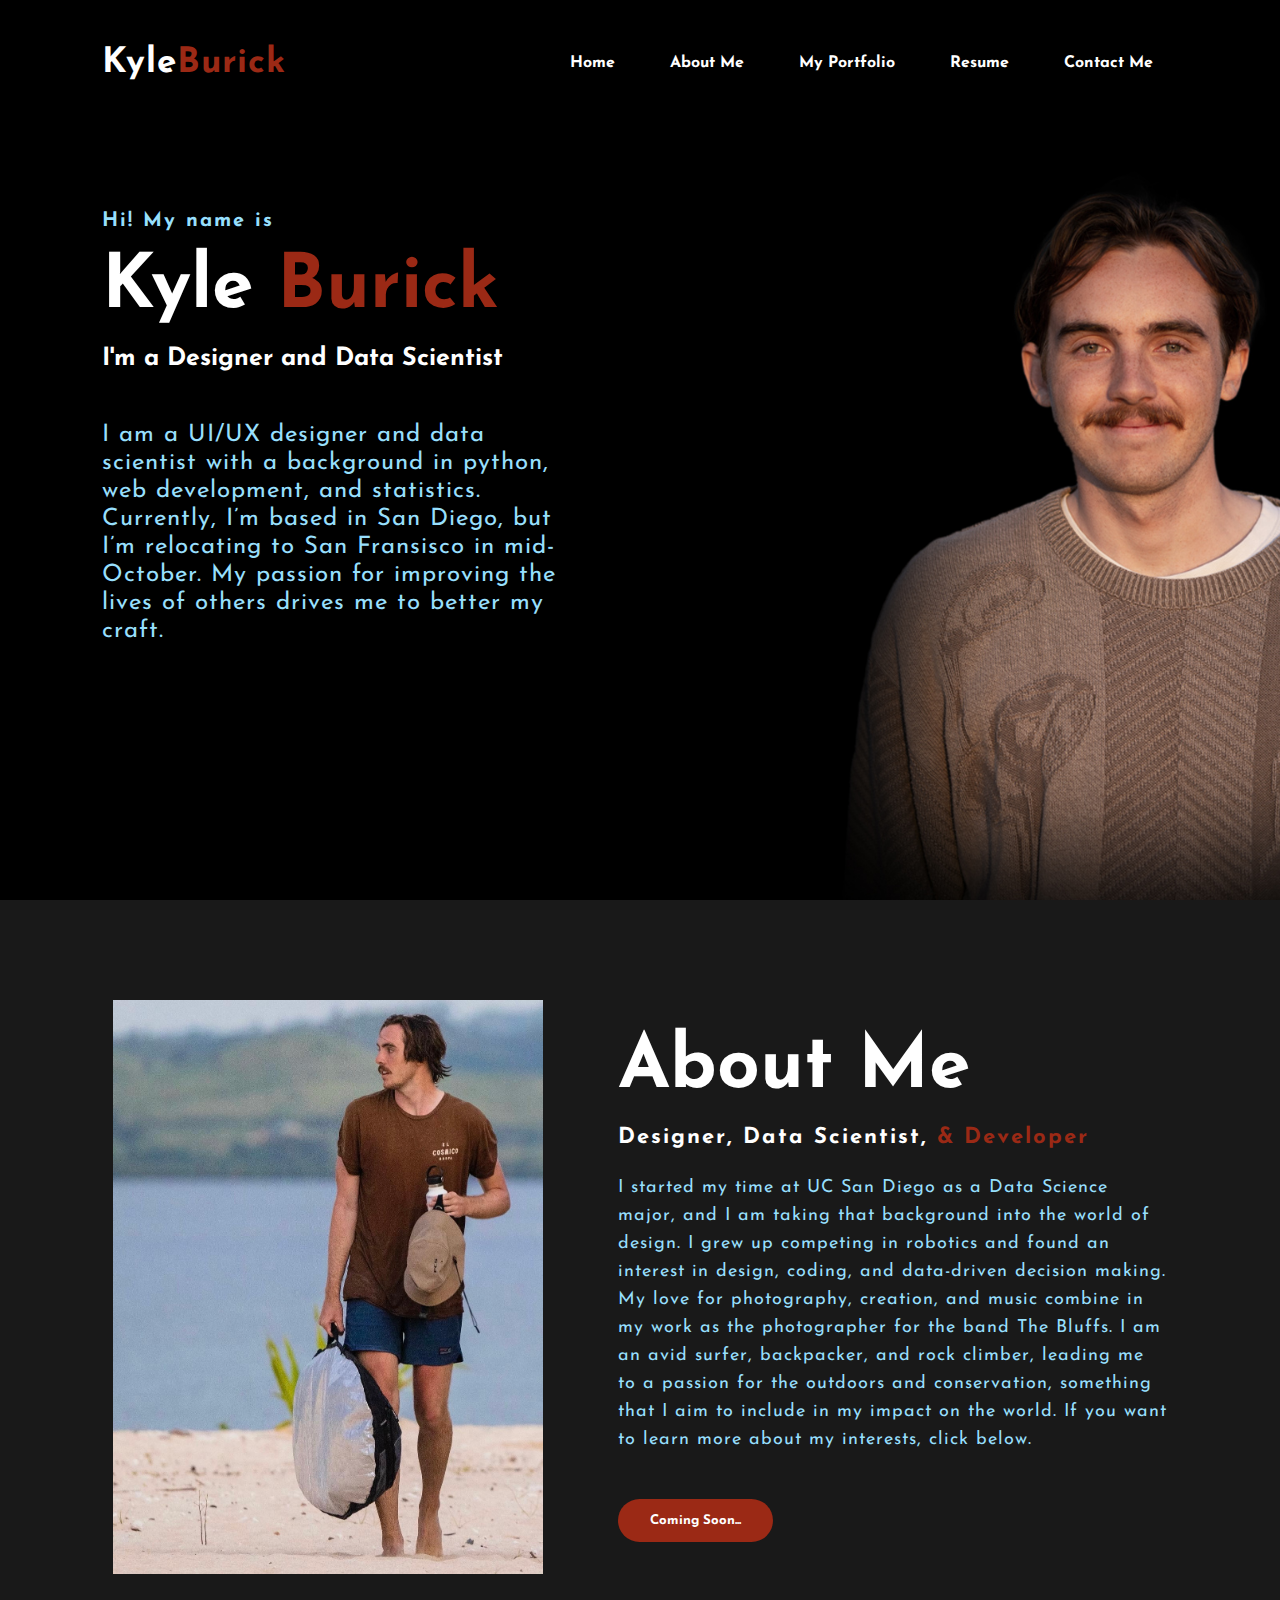
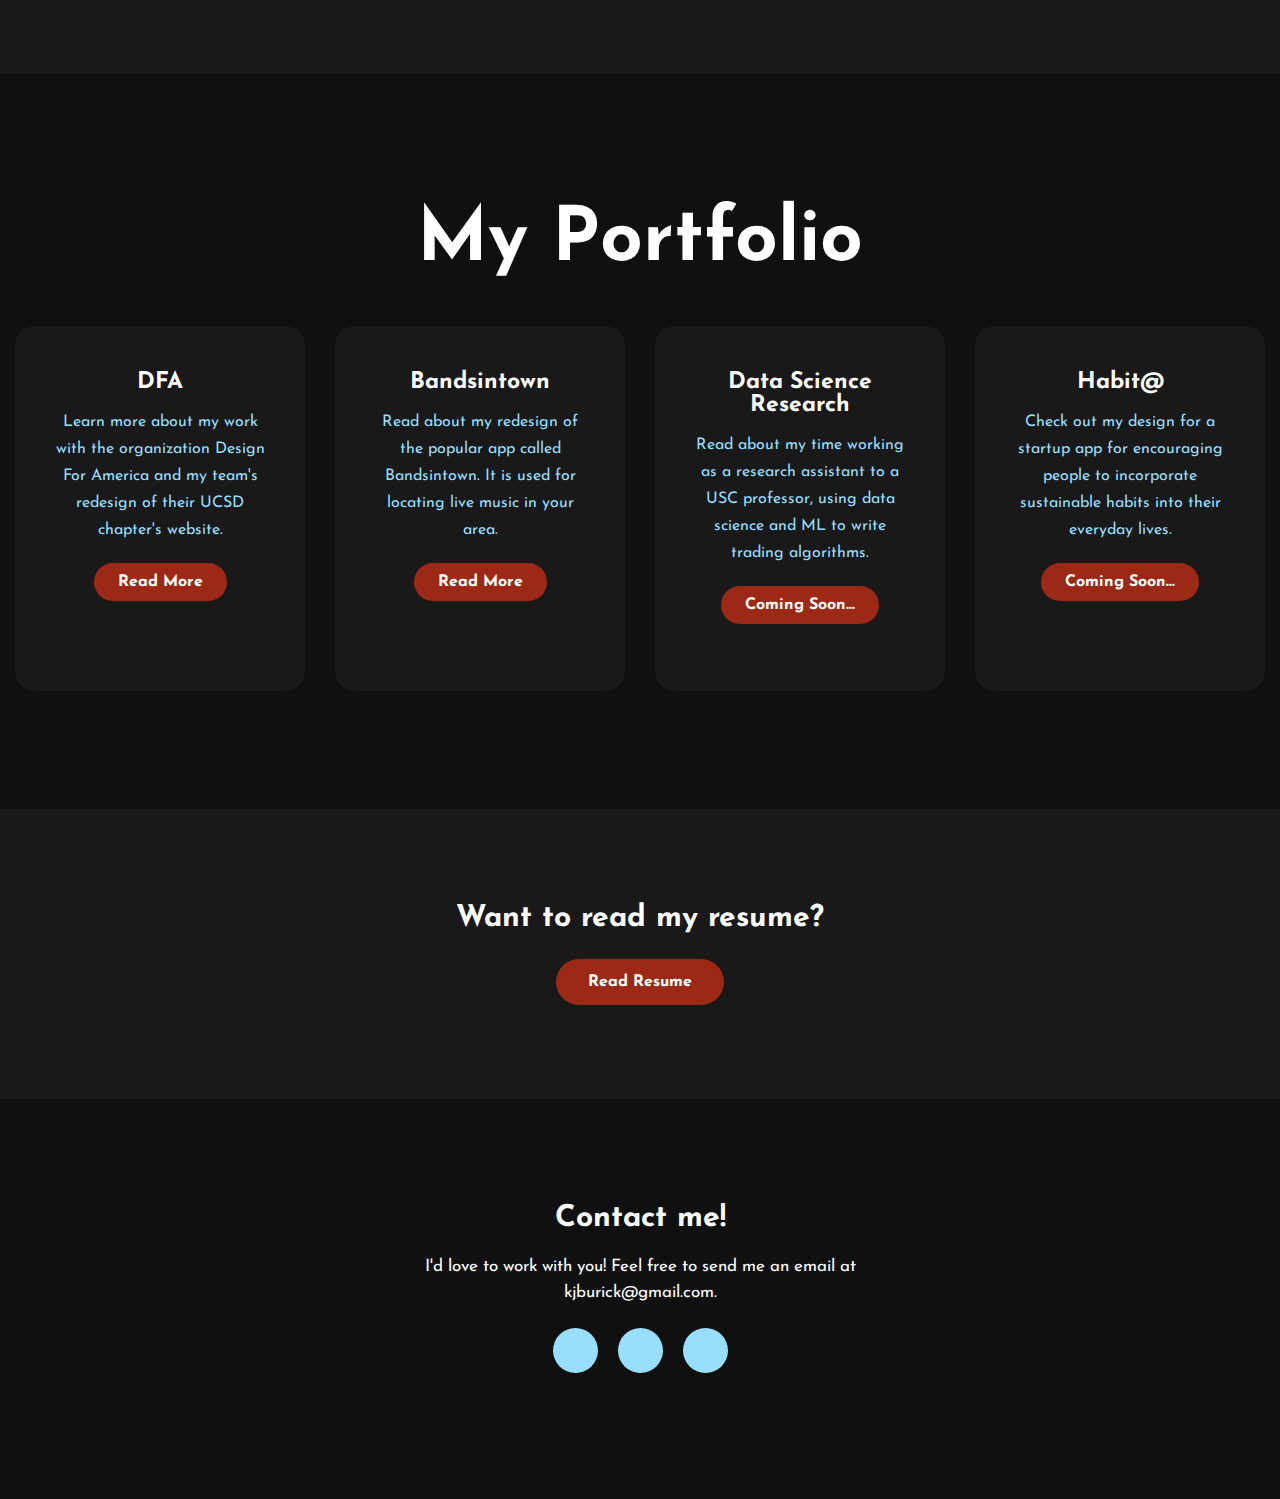
<file: index.html>
<!DOCTYPE html>
<html lang="en">
    <head>
        <title>Kyle Burick</title>
        <link rel="shortcut icon" type="image/png" href="images/favicon.png">
        <link rel="stylesheet" type="text/css" href="css/style.css">
    
        <link rel="preconnect" href="https://fonts.gstatic.com">
        <link href="https://fonts.googleapis.com/css2?family=Josefin+Sans:ital,wght@0,100;0,200;0,300;0,400;0,500;0,600;0,700;1,100;1,200;1,300;1,400;1,500;1,600;1,700&display=swap" rel="stylesheet">
    
        <link rel="stylesheet" href="https://cdnjs.cloudflare.com/ajax/libs/font-awesome/5.15.3/css/all.min.css" integrity="sha512-iBBXm8fW90+nuLcSKlbmrPcLa0OT92xO1BIsZ+ywDWZCvqsWgccV3gFoRBv0z+8dLJgyAHIhR35VZc2oM/gI1w==" crossorigin="anonymous" referrerpolicy="no-referrer" />
    
    </head>
    <body>
        <!----Hero Section Start---->

        <div class="hero">
            <nav>
                <h2 class="logo">Kyle<span>Burick</span></h2>
                <ul>
                    <li><a href="index.html">Home</a></li>
                    <li><a href="#about-section">About Me</a></li>
                    <li><a href="#my-portfolio">My Portfolio</a></li>
                    <li><a href="#my-resume">Resume</a></li>
                    <li><a href="#contact-me">Contact Me</a></li>
                </ul>
            </nav>

            <div class="content">
                <h4>Hi! My name is</h4>
                <h1>Kyle <span>Burick</span></h1>
                <h3>I'm a Designer and Data Scientist</h3>
                <div class="newslatter">
                    <p>
                        I am a UI/UX designer and data scientist with a background in python, 
                        web development, and statistics. Currently, I’m based in San Diego, 
                        but I’m relocating to San Fransisco in mid-October. My passion for 
                        improving the lives of others drives me to better my craft.
                    </p>
                </div>
            </div>
        </div>

        <!----About Section---->
        <section class="about" id="about-section">
            <div class="main">
                <img src="images/about-me-image.jpg">
                <div class="about-text">
                    <h2>About Me</h2>
                    <h5>Designer, Data Scientist, <span>& Developer</span></h5>
                    <p>
                        I started my time at UC San Diego as a Data Science major, and I am taking 
                        that background into the world of design. I grew up competing in robotics 
                        and found an interest in design, coding, and data-driven decision making. 
                        My love for photography, creation, and music combine in my work as the 
                        photographer for the band The Bluffs. I am an avid surfer, backpacker, 
                        and rock climber, leading me to a passion for the outdoors and conservation, 
                        something that I aim to include in my impact on the world. If you want to 
                        learn more about my interests, click below.
                    </p>
                    <button type="button">Coming Soon...</button>
                </div>
            </div>
        </section>

        <!----Portfolio---->
        <div class="service" id="my-portfolio">
            <div class="title">
                <h2>My Portfolio</h2>
            </div>

            <div class="box">
                <div class="card">
                    <i class="fas fa-globe"></i>
                    <h5>DFA</h5>
                    <div class="pra">
                        <p>
                            Learn more about my work with the organization Design For America and my team's 
                            redesign of their UCSD chapter's website.
                        </p>

                        <p style="text-align: center;">
                            <a class="button" href="dfa.html">Read More</a>
                        </p>
                    </div>
                </div>
                <div class="card">
                    <i class="fas fa-music"></i>
                    <h5>Bandsintown</h5>
                    <div class="pra">
                        <p>
                            Read about my redesign of the popular app called Bandsintown. It is used for locating live music in your area.
                        </p>

                        <p style="text-align: center;">
                            <a class="button" href="bandsintown.html">Read More</a>
                        </p>
                    </div>
                </div>
                <div class="card">
                    <i class="fas fa-chart-bar"></i>
                    <h5>Data Science Research</h5>
                    <div class="pra">
                        <p>
                            Read about my time working as a research assistant to a USC professor, using 
                            data science and ML to write trading algorithms.
                        </p>

                        <p style="text-align: center;">
                            <a class="button">Coming Soon...</a>
                        </p>
                    </div>
                </div>
                <div class="card">
                    <i class="fas fa-leaf"></i>
                    <h5>Habit@</h5>
                    <div class="pra">
                        <p>
                            Check out my design for a startup app for encouraging people to incorporate 
                            sustainable habits into their everyday lives.
                        </p>

                        <p style="text-align: center;">
                            <a class="button">Coming Soon...</a>
                        </p>
                    </div>
                </div>
            </div>
        </div>

        <!----Resume---->
        <div class="contact-me" id="my-resume">
            <p>Want to read my resume?</p>
            <a class="button-two" href="Kyle Burick Resume.pdf" target="_blank">Read Resume</a>
        </div>

        <!----Contact Me---->
        <footer id="contact-me">
            <p>Contact me!</p>
            <p>
                I'd love to work with you! Feel free to send me an email at kjburick@gmail.com.
            </p>
            <div class="social">
                <a href="https://www.facebook.com/profile.php?id=100009422620316" target="_blank"><i class="fab fa-facebook-f"></i></a>
                <a href="https://www.instagram.com/_thebluffs/" target="_blank"><i class="fab fa-instagram"></i></a>
                <a href="https://www.linkedin.com/in/kyleburick/" target="_blank"><i class="fab fa-linkedin"></i></a>
            </div>
        </footer>
    </body>
</html>
</file>
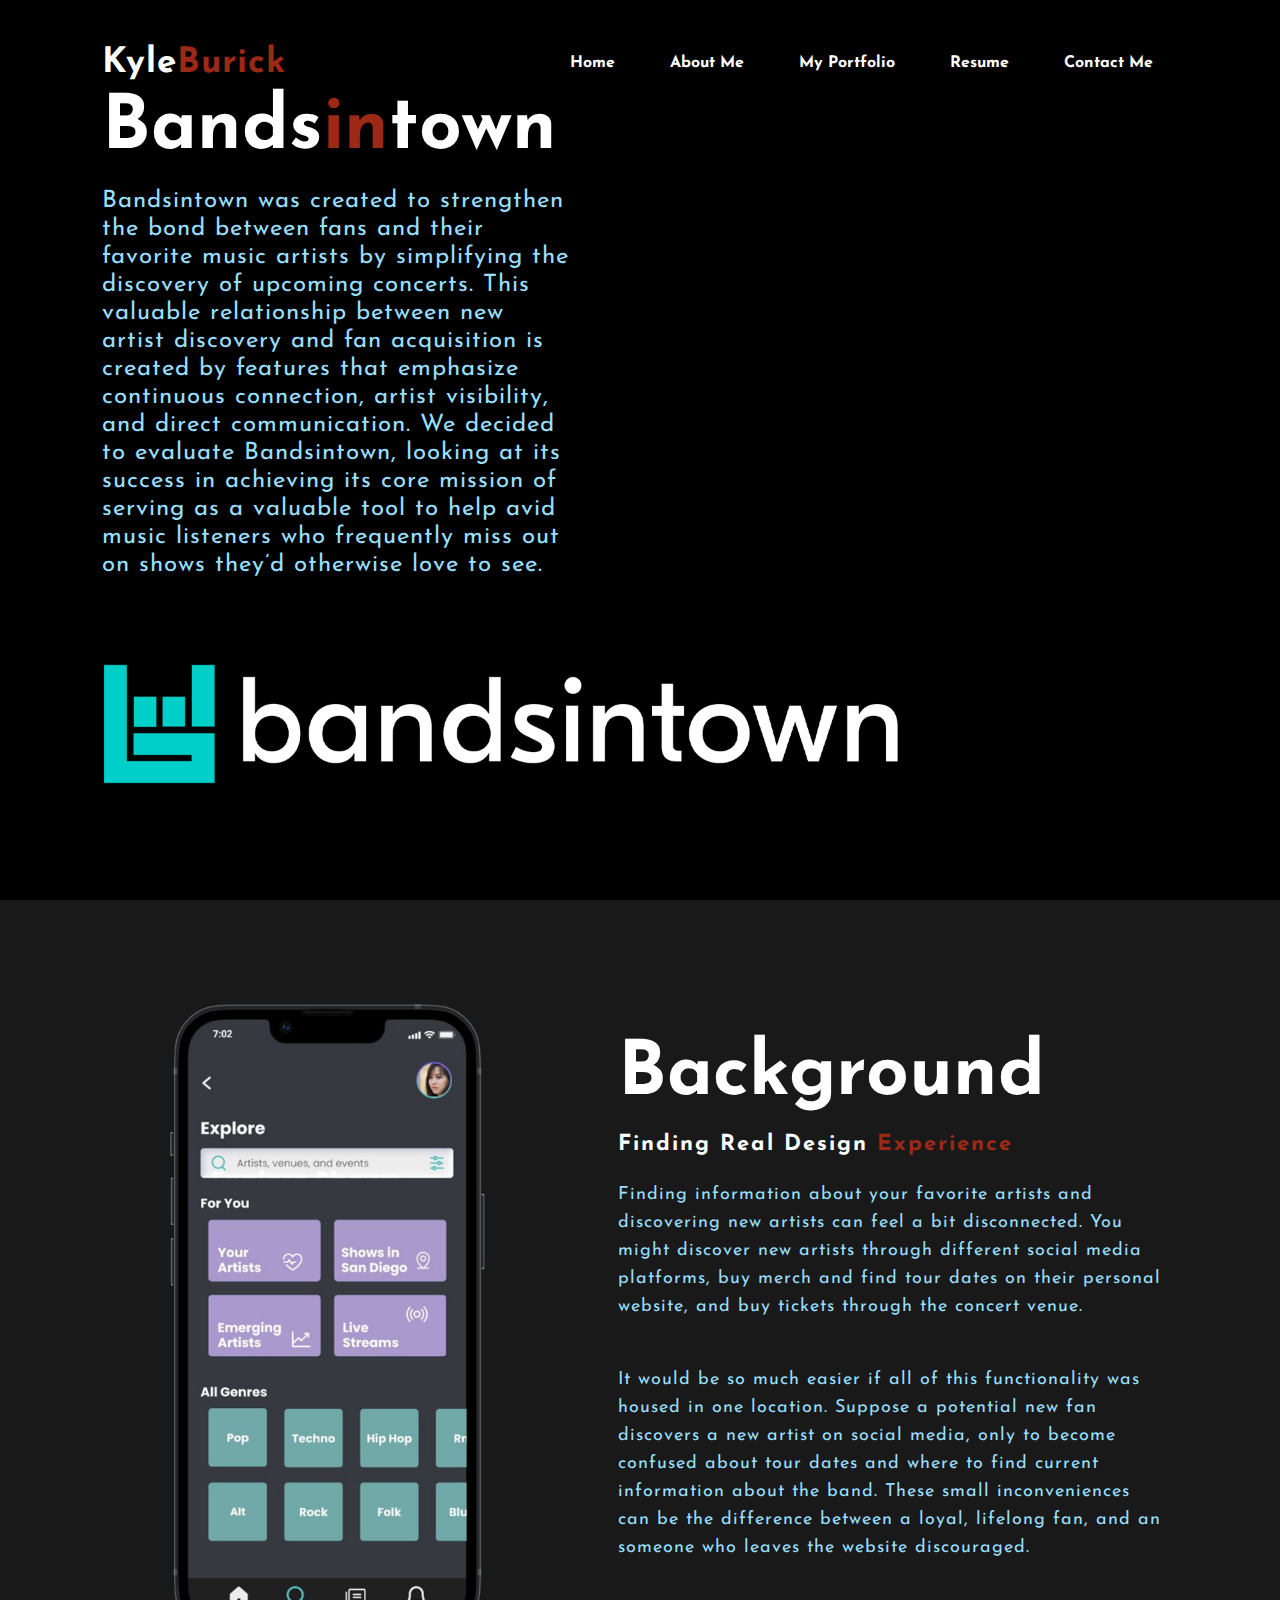
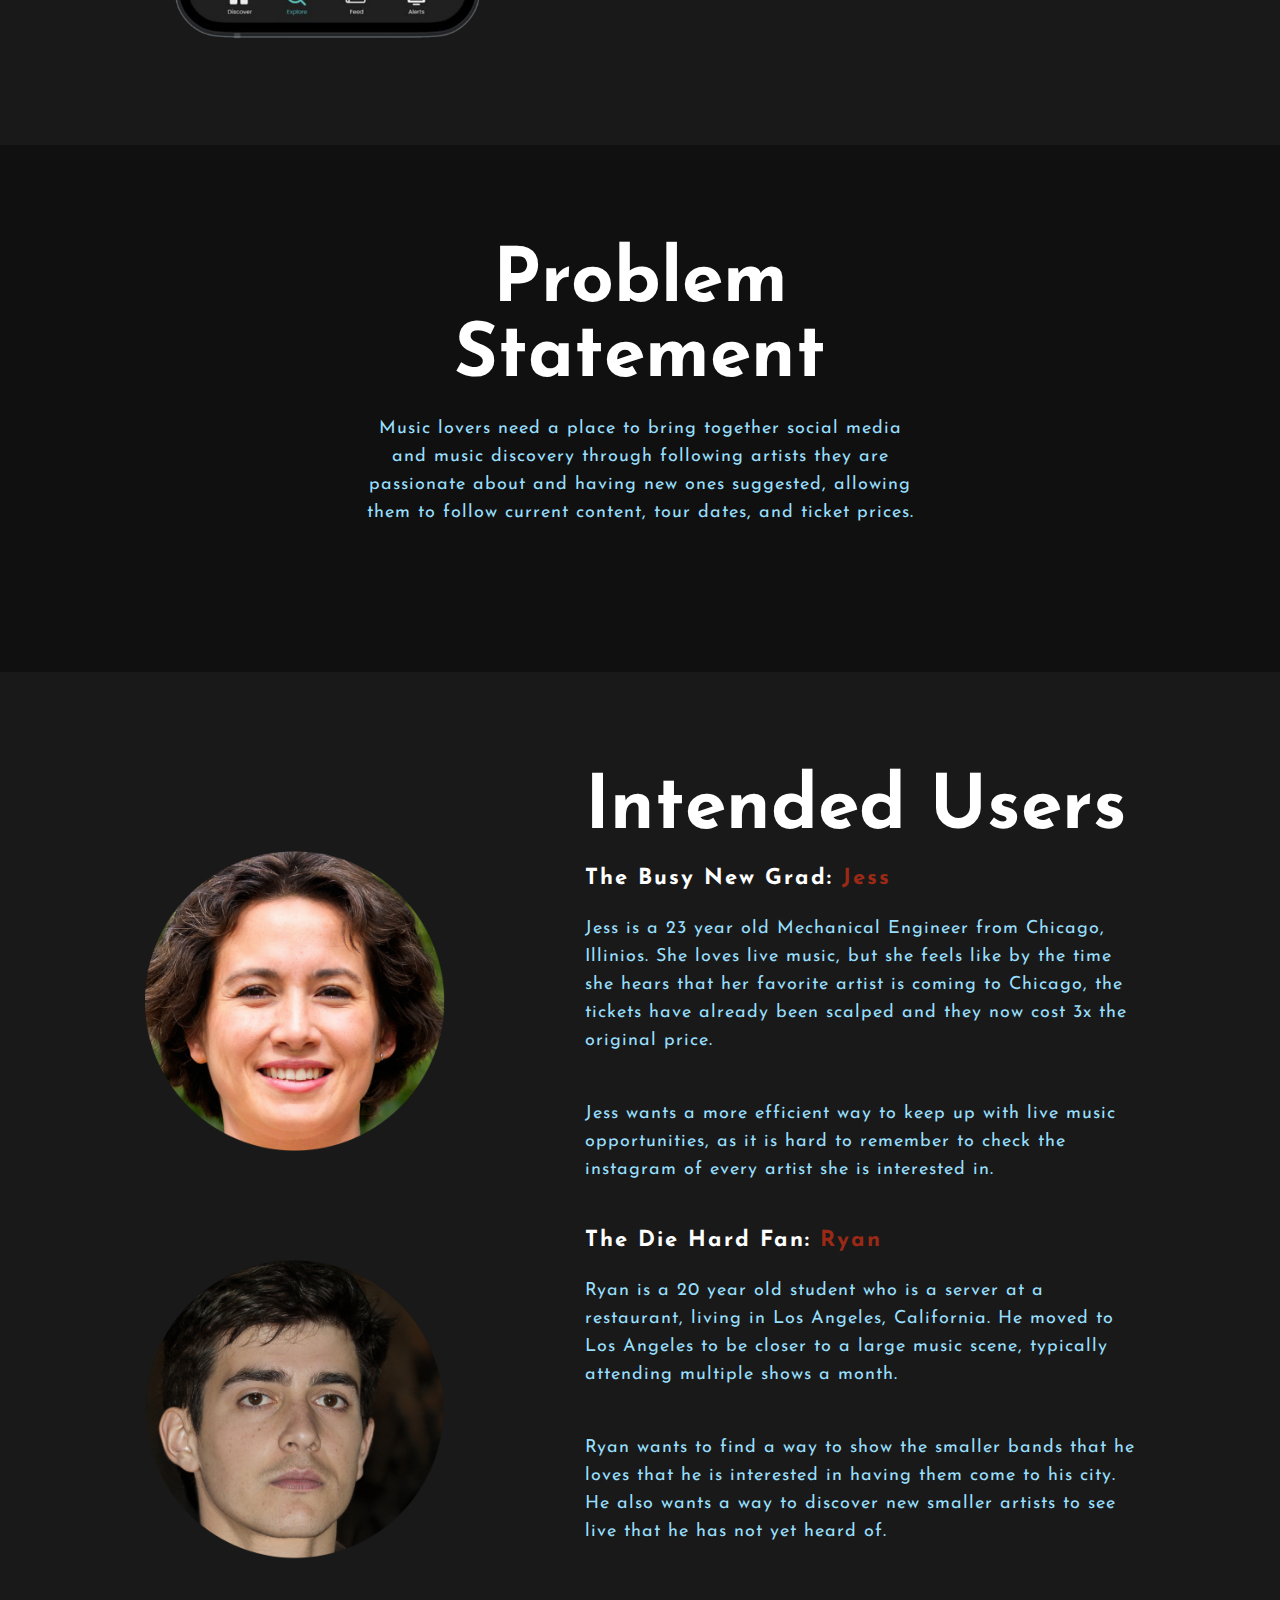
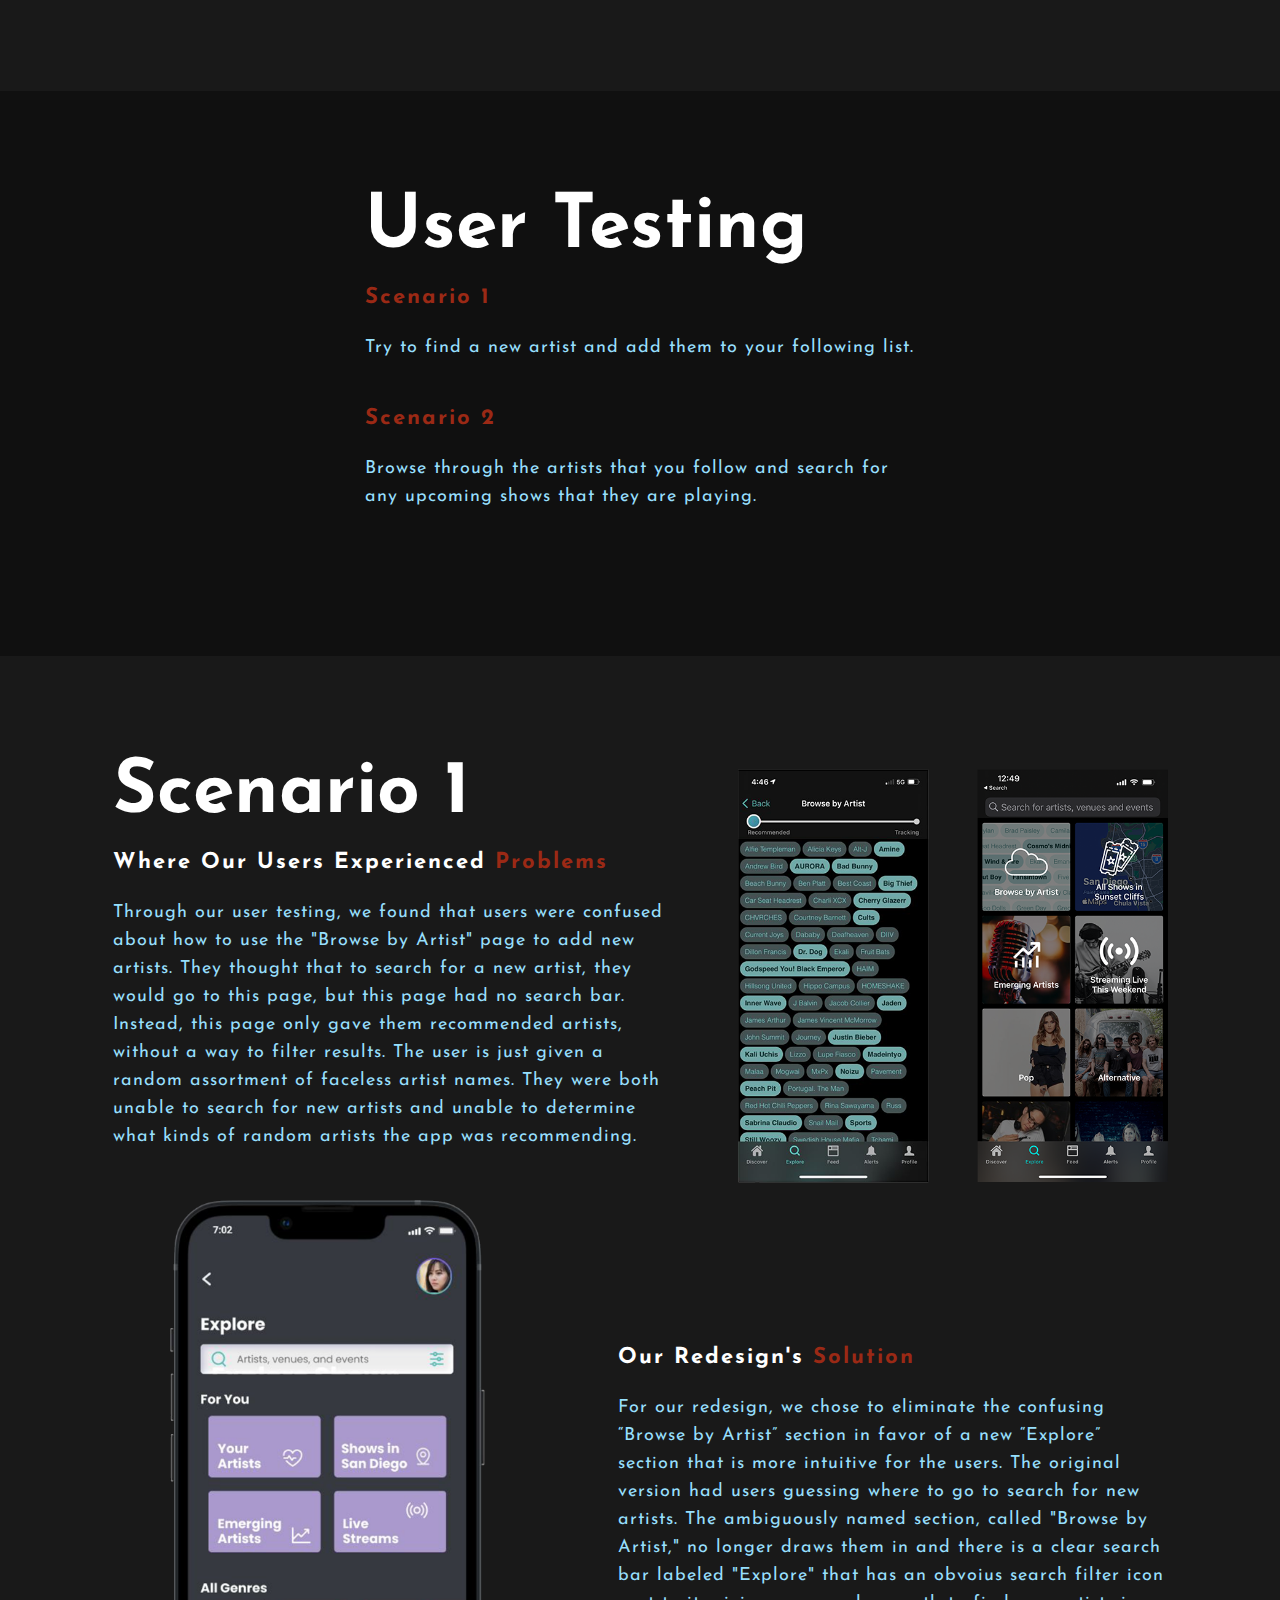
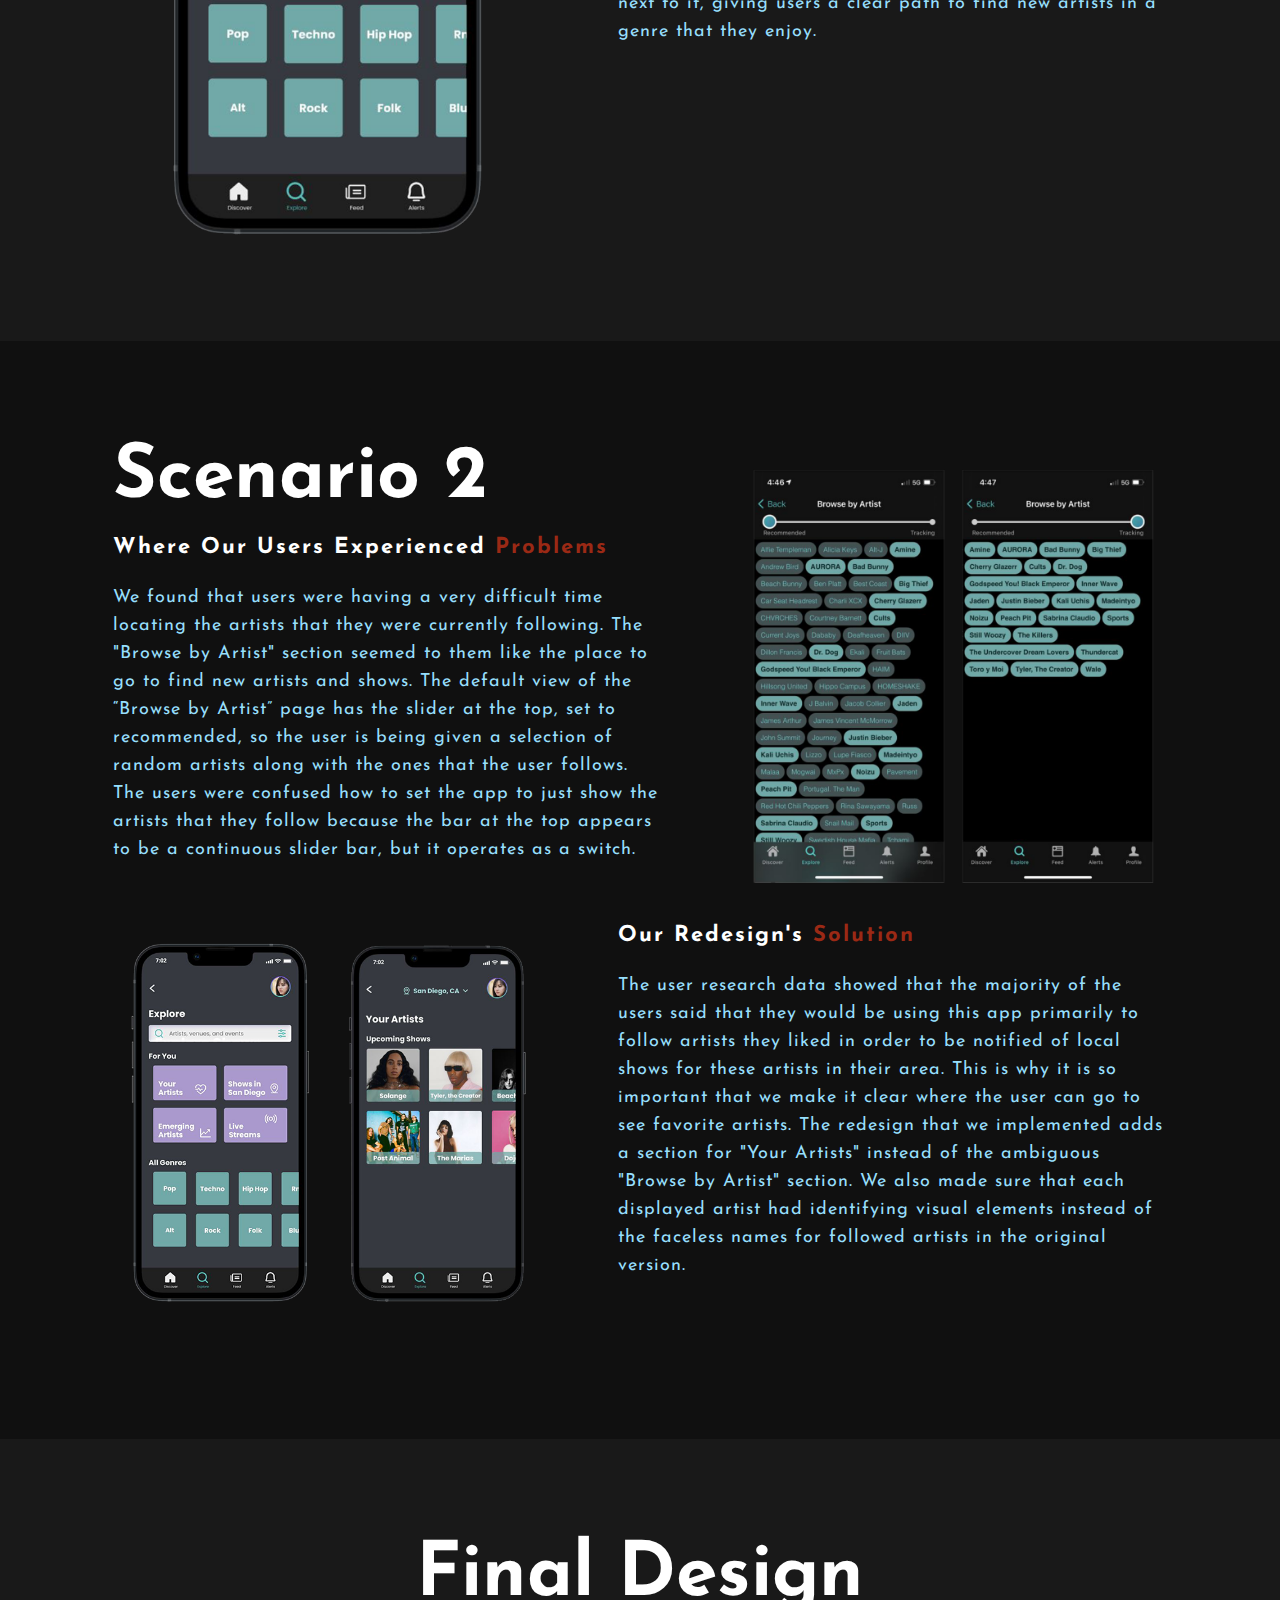
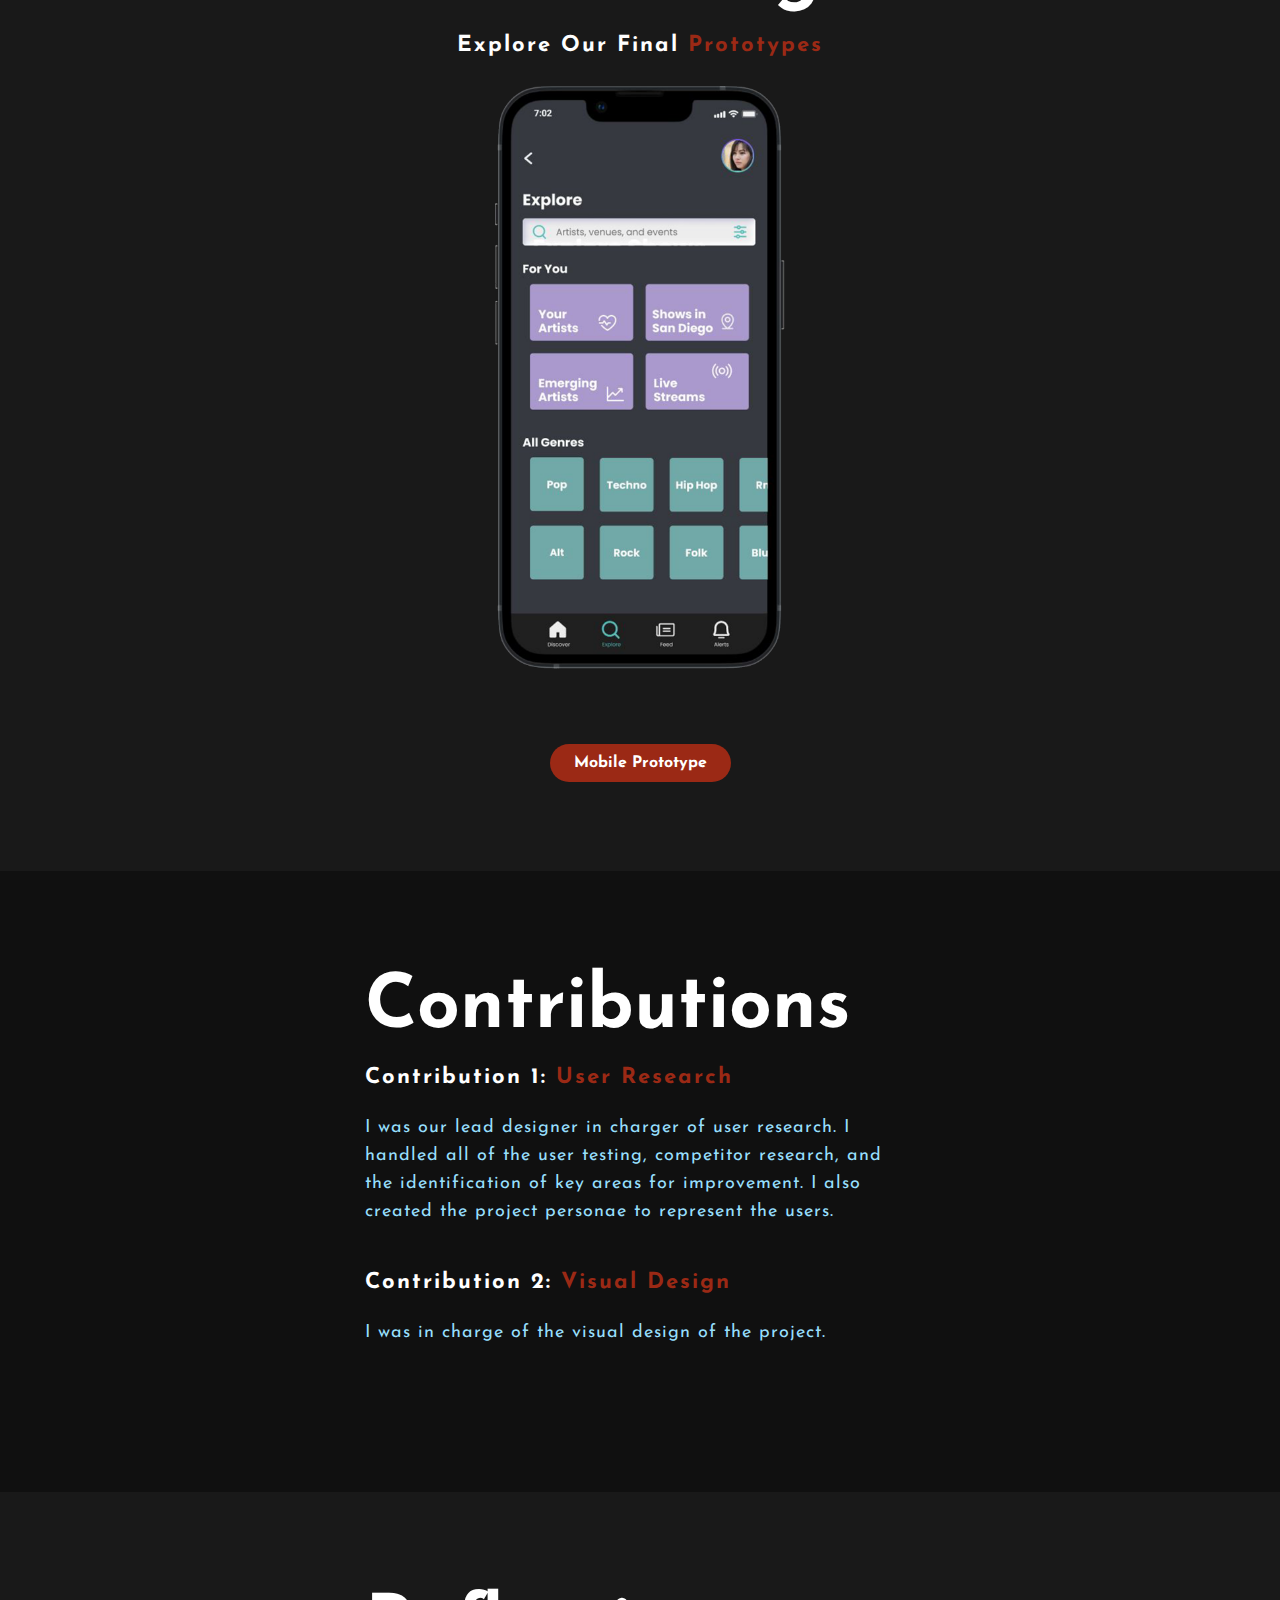
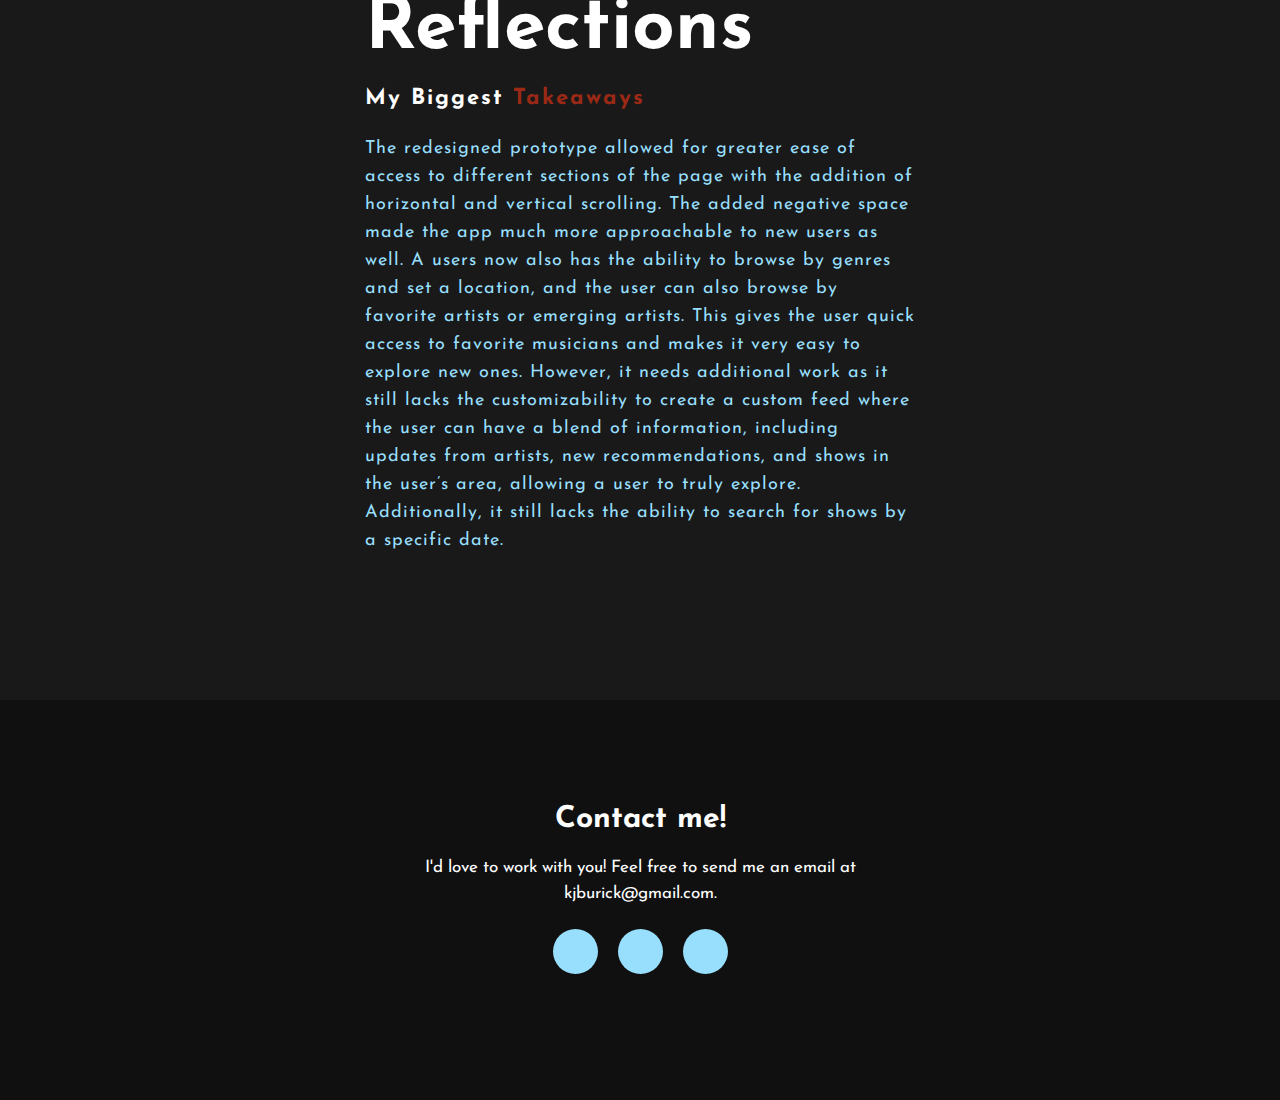
<file: bandsintown.html>
<!DOCTYPE html>
<html lang="en">
    <head>
        <title>Bandsintown Case Study</title>
        <link rel="shortcut icon" type="image/png" href="images/favicon.png">
        <link rel="stylesheet" type="text/css" href="css/style.css">
    
        <link rel="preconnect" href="https://fonts.gstatic.com">
        <link href="https://fonts.googleapis.com/css2?family=Josefin+Sans:ital,wght@0,100;0,200;0,300;0,400;0,500;0,600;0,700;1,100;1,200;1,300;1,400;1,500;1,600;1,700&display=swap" rel="stylesheet">
    
        <link rel="stylesheet" href="https://cdnjs.cloudflare.com/ajax/libs/font-awesome/5.15.3/css/all.min.css" integrity="sha512-iBBXm8fW90+nuLcSKlbmrPcLa0OT92xO1BIsZ+ywDWZCvqsWgccV3gFoRBv0z+8dLJgyAHIhR35VZc2oM/gI1w==" crossorigin="anonymous" referrerpolicy="no-referrer" />
    
    </head>
    <body>
        <!----Hero Section---->

        <div class="dfa-hero">
            <nav>
                <h2 class="logo">Kyle<span>Burick</span></h2>
                <ul>
                    <li><a href="index.html">Home</a></li>
                    <li><a href="index.html#about-section">About Me</a></li>
                    <li><a href="index.html#my-portfolio">My Portfolio</a></li>
                    <li><a href="index.html#my-resume">Resume</a></li>
                    <li><a href="index.html#contact-me">Contact Me</a></li>
                </ul>
            </nav>

            <div class="content">
                <h1>Bands<span>in</span>town</h1>
                <div class="newslatter">
                    <p>
                        Bandsintown was created to strengthen the bond between fans and their favorite 
                        music artists by simplifying the discovery of upcoming concerts. This valuable 
                        relationship between new artist discovery and fan acquisition is created by 
                        features that emphasize continuous connection, artist visibility, and direct 
                        communication. We decided to evaluate Bandsintown, looking at its success in 
                        achieving its core mission of serving as a valuable tool to help avid music 
                        listeners who frequently miss out on shows they’d otherwise love to see.
                    </p>
                </div>
                <img src="images/bandsintown-logo.png" id="dfa-logo" style="width: 800px;">
            </div>
        </div>

        <!----Background---->
        <section class="about" id="background">
            <div class="main">
                <img src="images/bandsintown-mobile-home.png">
                <div class="about-text">
                    <h2>Background</h2>
                    <h5>Finding real design <span>experience</span></h5>
                    <p id="dfa-background">
                        Finding information about your favorite artists and discovering new artists can 
                        feel a bit disconnected. You might discover new artists through different social 
                        media platforms, buy merch and find tour dates on their personal website, and buy 
                        tickets through the concert venue.
                    </p>
                    <p>
                        It would be so much easier if all of this functionality was housed in one location. 
                        Suppose a potential new fan discovers a new artist on social media, only to become 
                        confused about tour dates and where to find current information about the band. 
                        These small inconveniences can be the difference between a loyal, lifelong fan, 
                        and an someone who leaves the website discouraged.
                    </p>
                </div>
            </div>
        </section>

        <!----Problem Statement---->
        <section class="about" id="problem-statement">
            <div class="main">
                <div class="about-text" id="problem-h2">
                    <h2>Problem Statement</h2>
                    <p id="dfa-background">
                        Music lovers need a place to bring together social media and music discovery through 
                        following artists they are passionate about and having new ones suggested, allowing 
                        them to follow current content, tour dates, and ticket prices.
                    </p>
                </div>
            </div>
        </section>

        <!----Intended Users---->
        <section class="about" id="background">
            <div class="main">
                <div class="dfa-users">
                    <img style="max-width: 300px;" src="images/bandsintown-user-1.png">
                </div>
                <div class="about-text">
                    <h2>Intended Users</h2>
                    <h5>The Busy New Grad: <span>Jess</span></h5>
                    <p id="dfa-background">
                        Jess is a 23 year old Mechanical Engineer from Chicago, Illinios. She loves live music, but she feels like by 
                        the time she hears that her favorite artist is coming to Chicago, the tickets have already been scalped and they 
                        now cost 3x the original price.
                    </p>
                    <p id="dfa-background">
                        Jess wants a more efficient way to keep up with live music opportunities, as it is hard to remember to check 
                        the instagram of every artist she is interested in.
                    </p>
                </div>
                
            </div>
            <div class="main">
                <div class="dfa-users">
                    <img style="max-width: 300px;" src="images/bandsintown-user-2.png">
                </div>
                <div class="about-text">
                    <h5>The Die Hard Fan: <span>Ryan</span></h5>
                    <p id="dfa-background">
                        Ryan is a 20 year old student who is a server at a restaurant, living in Los Angeles, California. He moved to 
                        Los Angeles to be closer to a large music scene, typically attending multiple shows a month.
                    </p>
                    <p>
                        Ryan wants to find a way to show the smaller bands that he loves that he is interested in having them come 
                        to his city. He also wants a way to discover new smaller artists to see live that he has not yet heard of.
                    </p>
                </div>
                
            </div>
        </section>

        <!----User Testing---->
        <section class="about" id="user-testing">
            <div class="main">
                <div class="about-text">
                    <h2>User Testing</h2>
                    <h5><span>Scenario 1</span></h5>
                    <p id="dfa-background">
                        Try to find a new artist and add them to your following list.
                    </p>
                    <h5><span>Scenario 2</span></h5>
                    <p>
                        Browse through the artists that you follow and search for any upcoming shows that they are playing.
                    </p>
                </div>
            </div>
        </section>

        <!----Scenario 1---->
        <section class="about" id="scenario1">
            <div class="main">
                <div class="about-text">
                    <h2>Scenario 1</h2>
                    <h5>Where Our Users Experienced <span>Problems</span></h5>
                    <p id="dfa-background">
                        Through our user testing, we found that users were confused about how to use the 
                        "Browse by Artist" page to add new artists. They thought that to search for a new 
                        artist, they would go to this page, but this page had no search bar. Instead, this 
                        page only gave them recommended artists, without a way to filter results. The user 
                        is just given a random assortment of faceless artist names. They were both unable 
                        to search for new artists and unable to determine what kinds of random artists the 
                        app was recommending. 
                    </p>
                </div>
                <img src="images/bandsintown-scenario2-problem.png">
            </div>
            <div class="main">
                <img src="images/bandsintown-mobile-home.png">
                <div class="about-text">
                    <h5>Our Redesign's <span>Solution</span></h5>
                    <p id="dfa-background">
                        For our redesign, we chose to eliminate the confusing “Browse by Artist” section 
                        in favor of a new “Explore” section that is more intuitive for the users. The 
                        original version had users guessing where to go to search for new artists. The 
                        ambiguously named section, called "Browse by Artist," no longer draws them in and 
                        there is a clear search bar labeled "Explore" that has an obvoius search filter 
                        icon next to it, giving users a clear path to find new artists in a genre that they 
                        enjoy.
                    </p>
                </div>
            </div>
        </section>

        <!----Scenario 2---->
        <section class="about" id="scenario2">
            <div class="main">
                <div class="about-text">
                    <h2>Scenario 2</h2>
                    <h5>Where Our Users Experienced <span>Problems</span></h5>
                    <p id="dfa-background">
                        We found that users were having a very difficult time locating the artists that they 
                        were currently following. The "Browse by Artist" section seemed to them like the place 
                        to go to find new artists and shows. The default view of the “Browse by Artist” page 
                        has the slider at the top, set to recommended, so the user is being given a selection 
                        of random artists along with the ones that the user follows. The users were confused 
                        how to set the app to just show the artists that they follow because the bar at the 
                        top appears to be a continuous slider bar, but it operates as a switch.
                    </p>
                </div>
                <img src="images/bandsintown-scenario1-problem.png">
            </div>
            <div class="main">
                <img src="images/bandsintown-scenario2-solution.png">
                <div class="about-text">
                    <h5>Our Redesign's <span>Solution</span></h5>
                    <p id="dfa-background">
                        The user research data showed that the majority of the users said that they would be 
                        using this app primarily to follow artists they liked in order to be notified of local 
                        shows for these artists in their area. This is why it is so important that we make it 
                        clear where the user can go to see favorite artists. The redesign that we implemented 
                        adds a section for "Your Artists" instead of the ambiguous "Browse by Artist" section. 
                        We also made sure that each displayed artist had identifying visual elements instead of 
                        the faceless names for followed artists in the original version. 
                    </p>
                </div>
            </div>
        </section>

        <!----Final Design---->
        <section class="about" id="background">
            <div class="main">
                <div class="about-text" id="final-design-h2">
                    <h2>Final Design</h2>
                    <h5>Explore Our Final <span>Prototypes</span></h5>
                </div>
            </div>
            <div class="main" id="both-img">
                <img src="images/bandsintown-mobile-home.png" style="max-width: 35%; margin-bottom: 80px;">
            </div>
            <div class="main" id="both-img">
                <p style="text-align: center;">
                    <a class="button" target="_blank" href="https://www.figma.com/proto/b8yJ8nvHtkHNqudnyrfsQF/BandsInTown-Redesign-(Copy)?page-id=0%3A1&node-id=91%3A145&viewport=1015%2C901%2C0.17&scaling=scale-down&starting-point-node-id=91%3A145&show-proto-sidebar=1">Mobile Prototype</a>
                </p>
            </div>
        </section>

        <!----My Contributions---->
        <section class="about" id="user-testing">
            <div class="main">
                <div class="about-text">
                    <h2>Contributions</h2>
                    <h5>Contribution 1: <span>User Research</span></h5>
                    <p id="dfa-background">
                        I was our lead designer in charger of user research. I handled all of the user 
                        testing, competitor research, and the identification of key areas for improvement. 
                        I also created the project personae to represent the users.
                    </p>
                    <h5>Contribution 2: <span>Visual Design</span></h5>
                    <p>
                        I was in charge of the visual design of the project.
                    </p>
                </div>
            </div>
        </section>

        <!----Reflection---->
        <section class="about">
            <div class="main">
                <div class="about-text">
                    <h2>Reflections</h2>
                    <h5>My Biggest <span>Takeaways</span></h5>
                    <p id="dfa-background">
                        The redesigned prototype allowed for greater ease of access to different sections of 
                        the page with the addition of horizontal and vertical scrolling. The added negative 
                        space made the app much more approachable to new users as well. A users now also has 
                        the ability to browse by genres and set a location, and the user can also browse by 
                        favorite artists or emerging artists. This gives the user quick access to favorite 
                        musicians and makes it very easy to explore new ones. However, it needs additional 
                        work as it still lacks the customizability to create a custom feed where the user 
                        can have a blend of information, including updates from artists, new recommendations, 
                        and shows in the user’s area, allowing a user to truly explore. Additionally, it 
                        still lacks the ability to search for shows by a specific date.
                    </p>
                </div>
            </div>
        </section>

        <!----Contact Me---->
        <footer id="contact-me">
            <p>Contact me!</p>
            <p>
                I'd love to work with you! Feel free to send me an email at kjburick@gmail.com.
            </p>
            <div class="social">
                <a href="https://www.facebook.com/profile.php?id=100009422620316" target="_blank"><i class="fab fa-facebook-f"></i></a>
                <a href="https://www.instagram.com/_thebluffs/" target="_blank"><i class="fab fa-instagram"></i></a>
                <a href="https://www.linkedin.com/in/kyleburick/" target="_blank"><i class="fab fa-linkedin"></i></a>
            </div>
        </footer>
    </body>
</html>
</file>
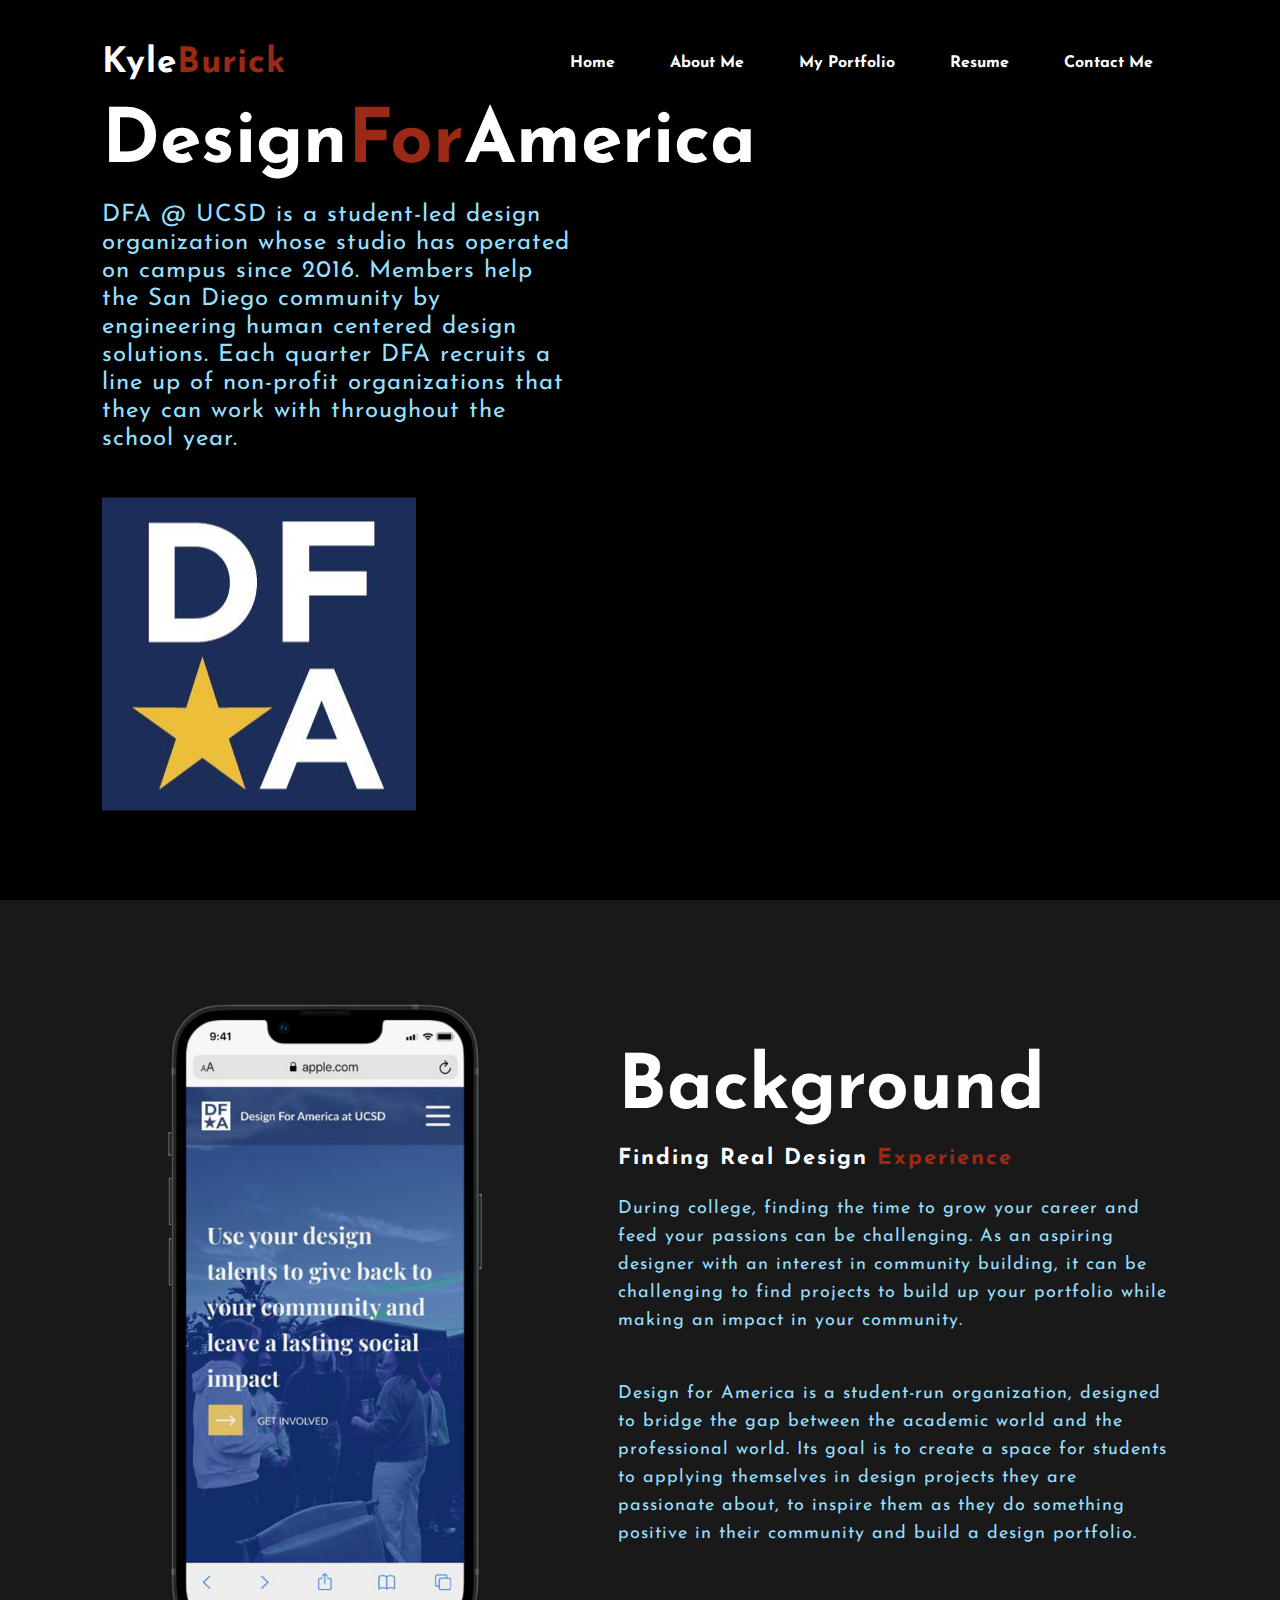
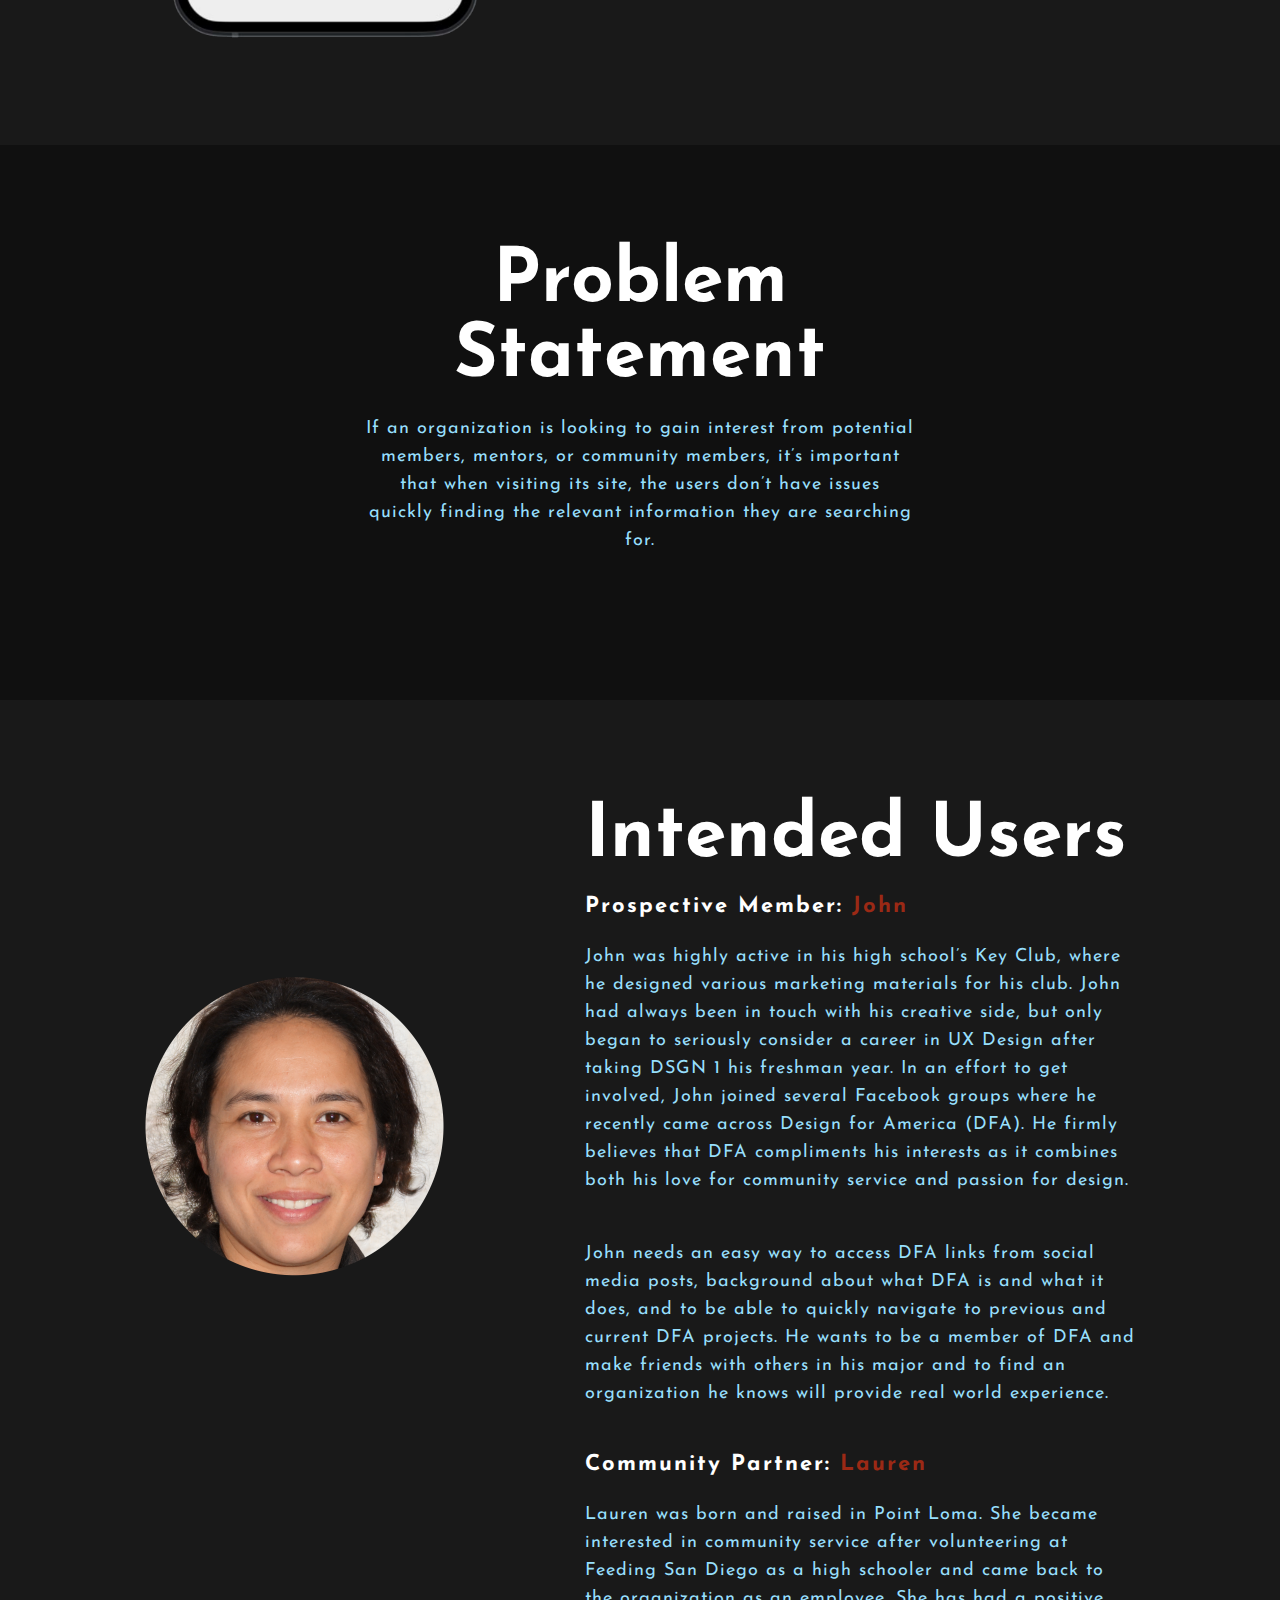
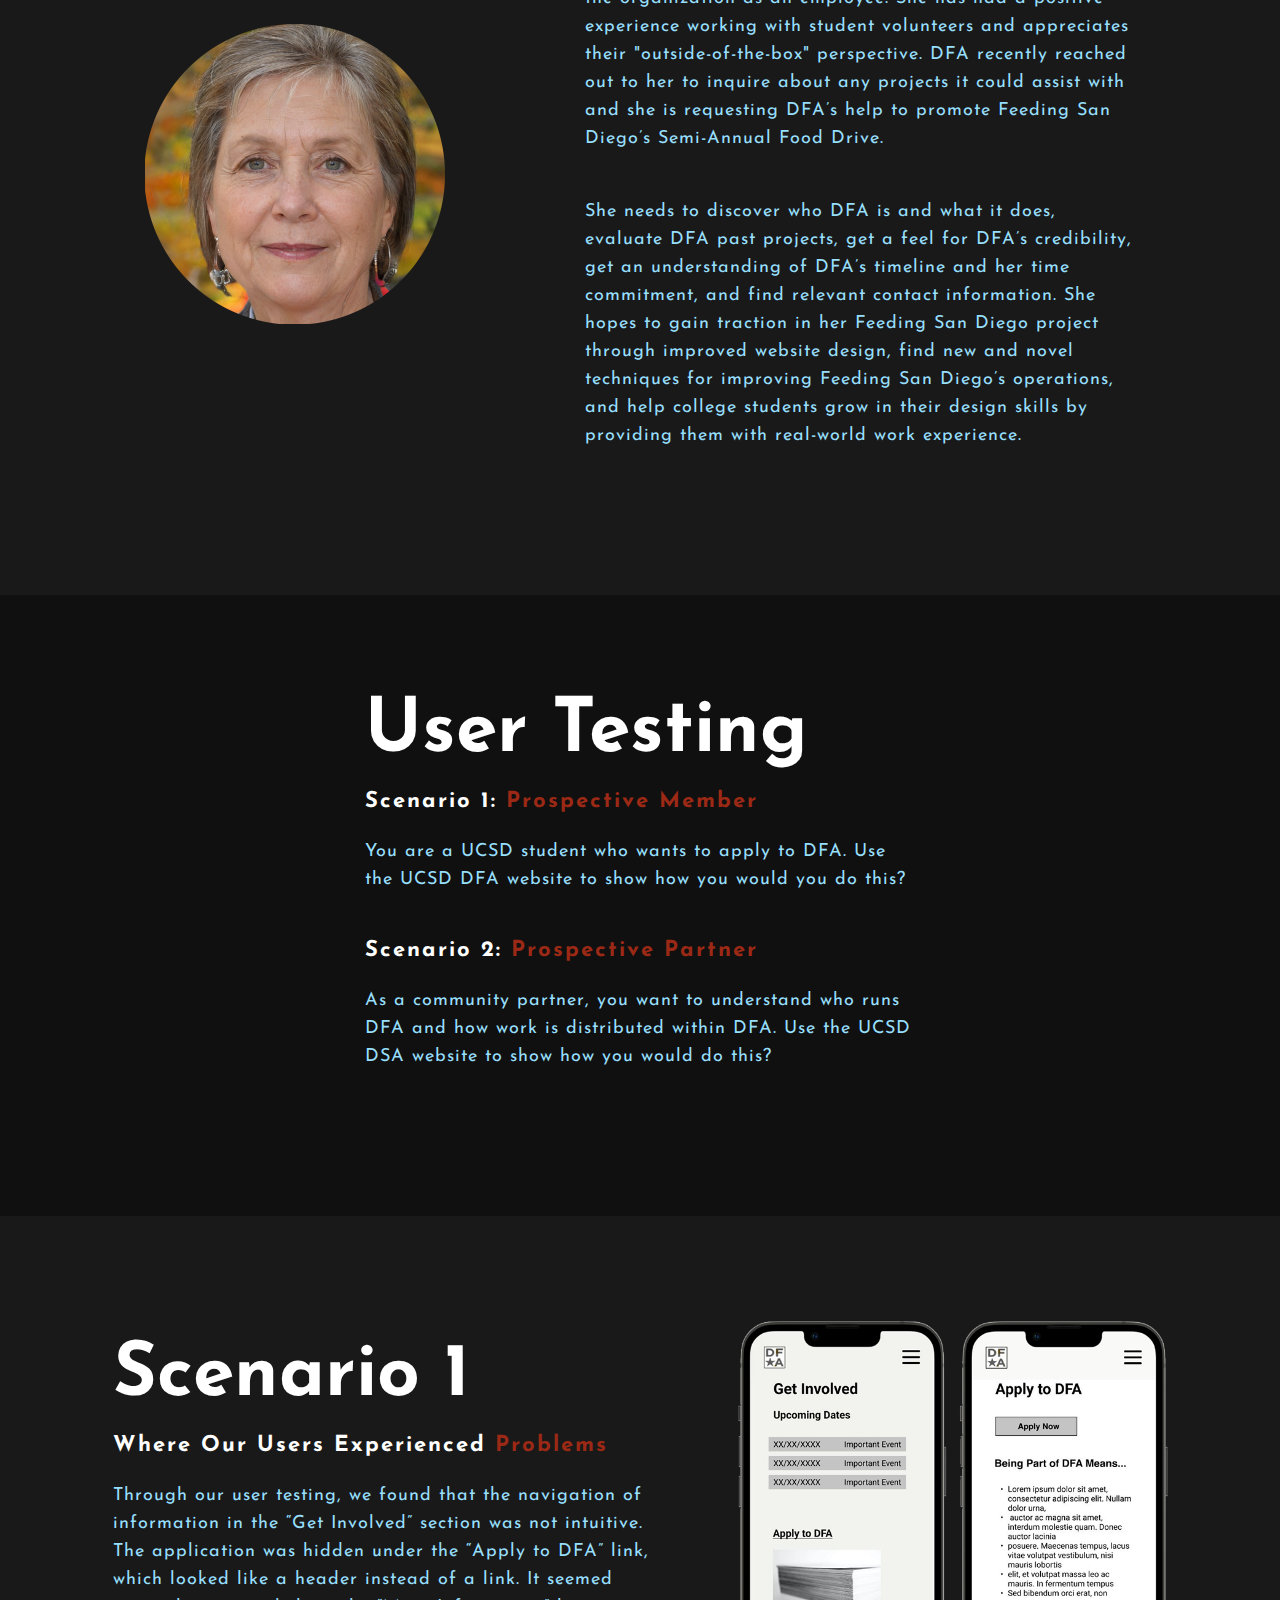
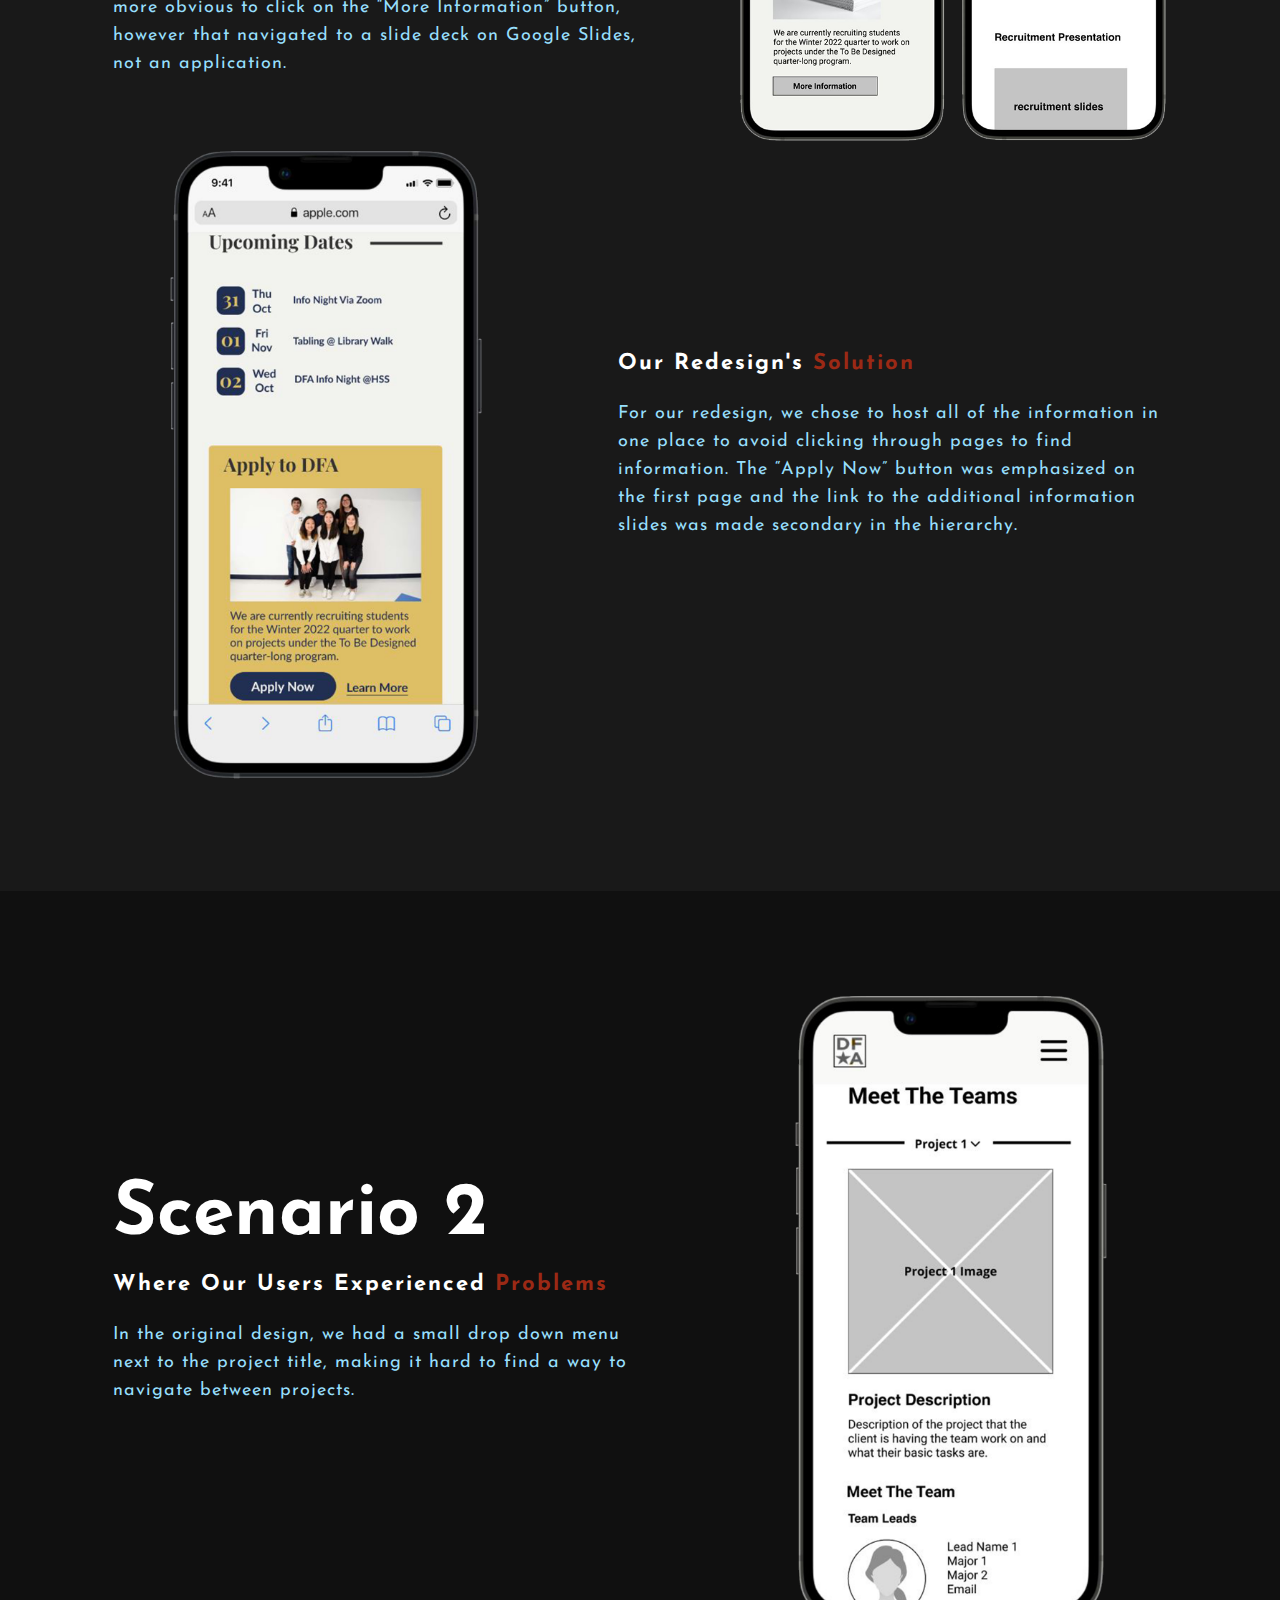
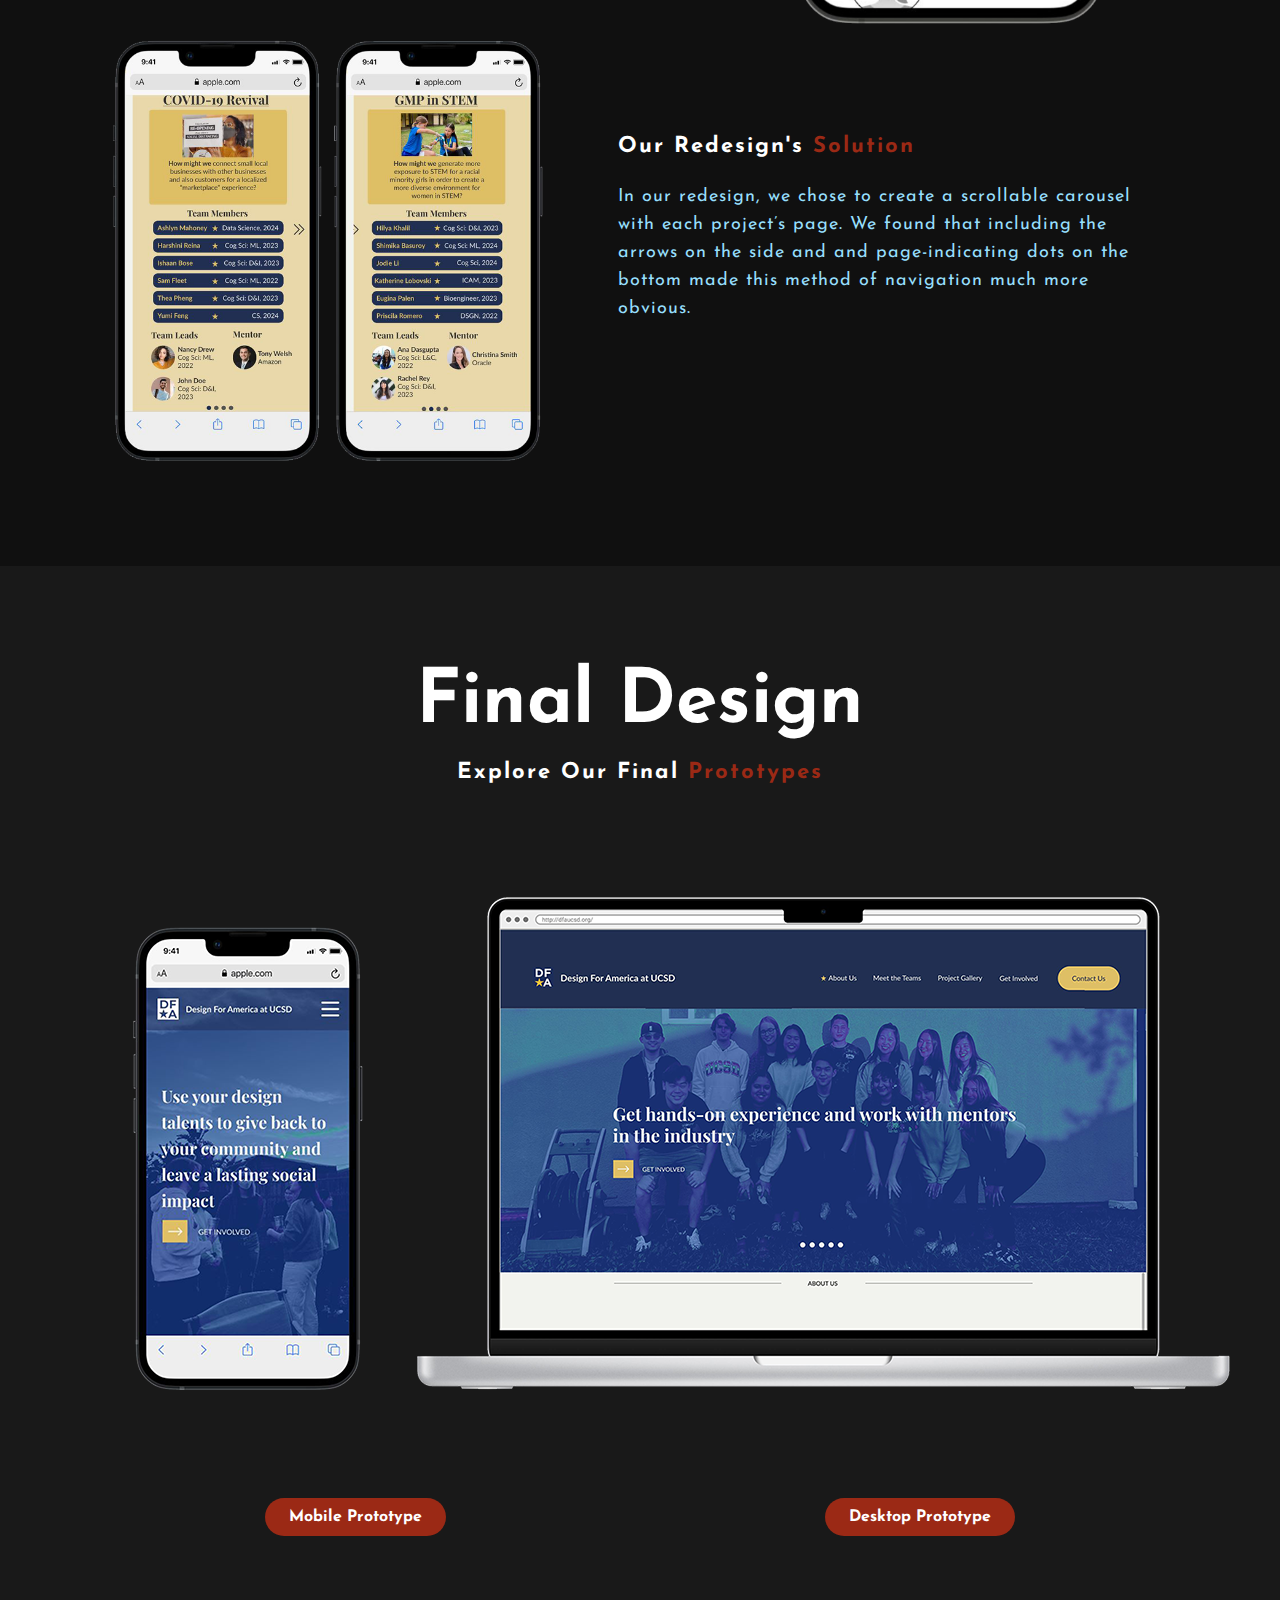
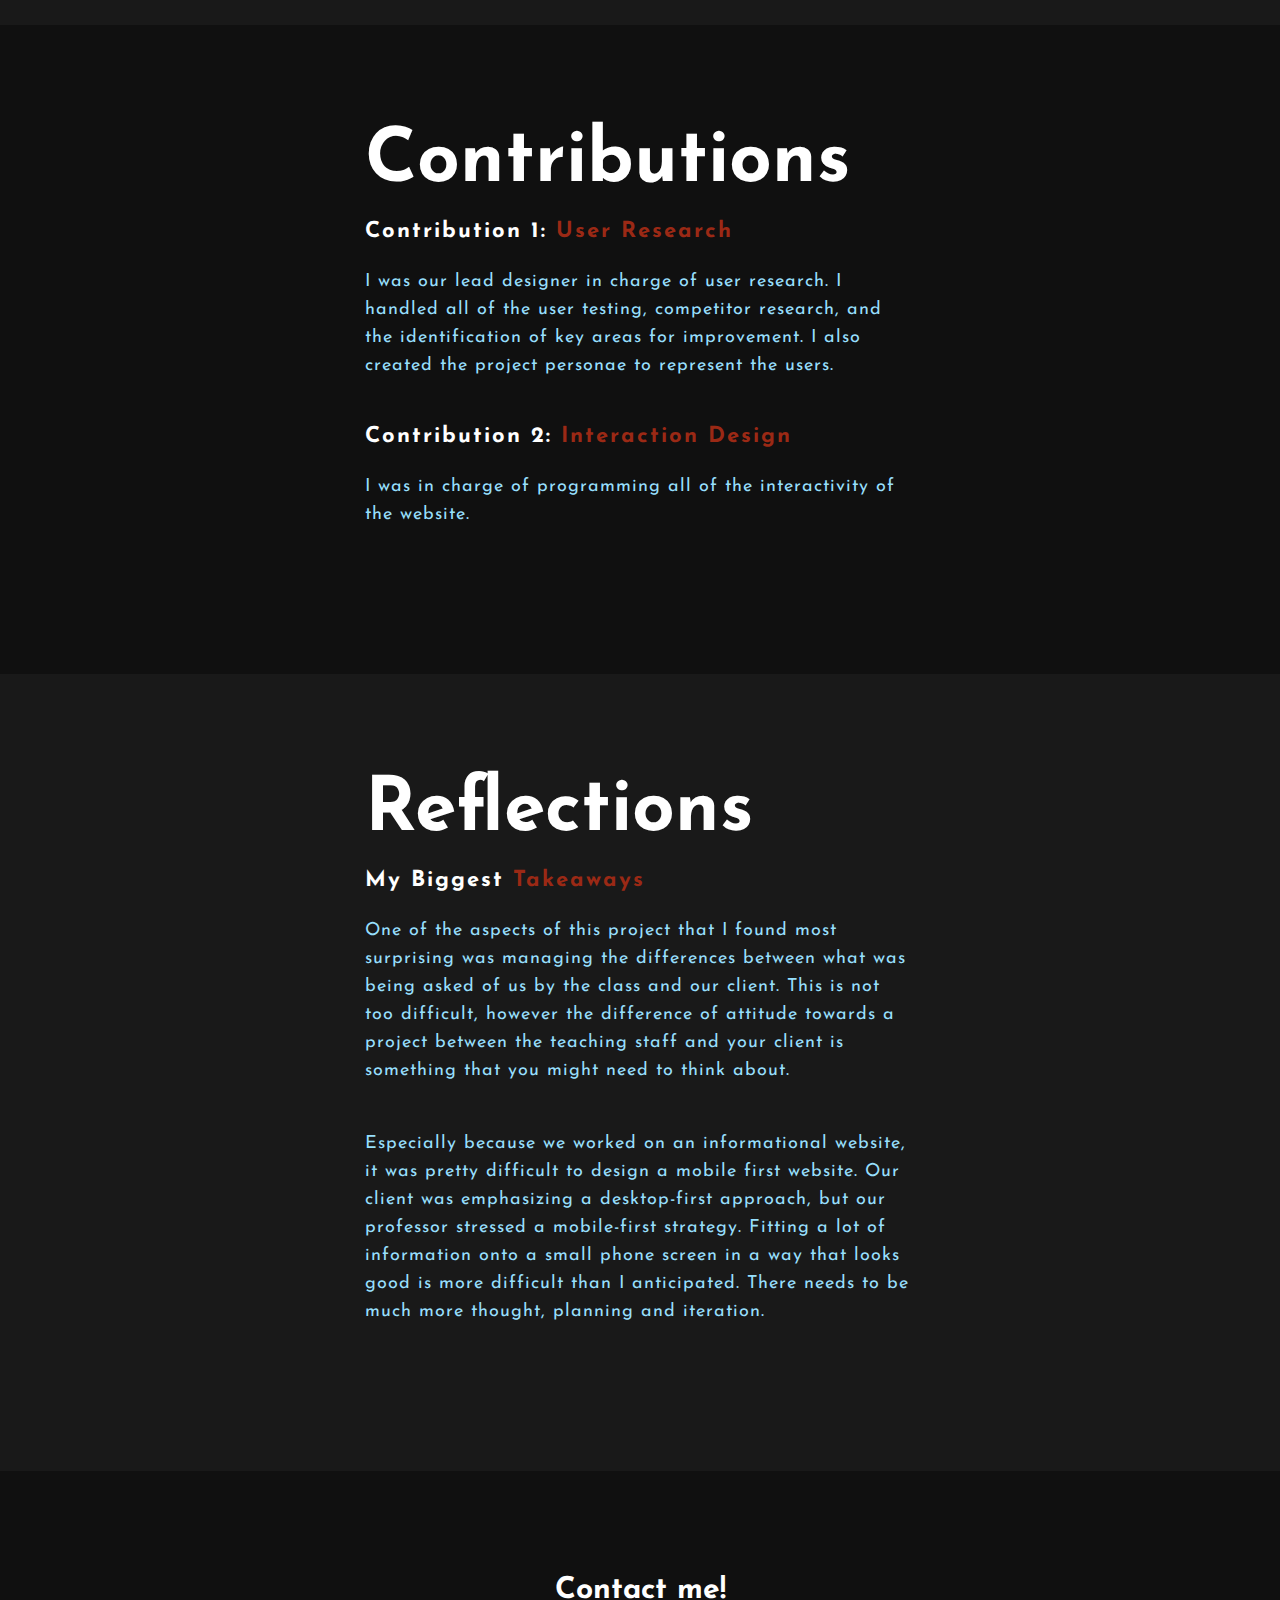
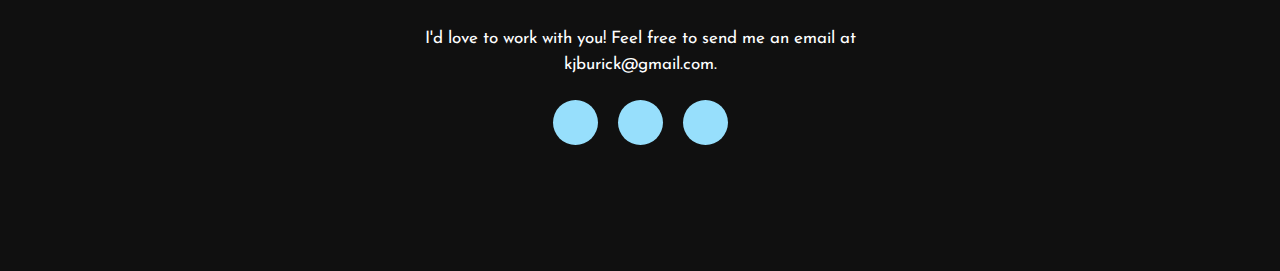
<file: dfa.html>
<!DOCTYPE html>
<html lang="en">
    <head>
        <title>DFA Case Study</title>
        <link rel="shortcut icon" type="image/png" href="images/favicon.png">
        <link rel="stylesheet" type="text/css" href="css/style.css">
    
        <link rel="preconnect" href="https://fonts.gstatic.com">
        <link href="https://fonts.googleapis.com/css2?family=Josefin+Sans:ital,wght@0,100;0,200;0,300;0,400;0,500;0,600;0,700;1,100;1,200;1,300;1,400;1,500;1,600;1,700&display=swap" rel="stylesheet">
    
        <link rel="stylesheet" href="https://cdnjs.cloudflare.com/ajax/libs/font-awesome/5.15.3/css/all.min.css" integrity="sha512-iBBXm8fW90+nuLcSKlbmrPcLa0OT92xO1BIsZ+ywDWZCvqsWgccV3gFoRBv0z+8dLJgyAHIhR35VZc2oM/gI1w==" crossorigin="anonymous" referrerpolicy="no-referrer" />
    
    </head>
    <body>
        <!----Hero Section Start---->

        <div class="dfa-hero">
            <nav>
                <h2 class="logo">Kyle<span>Burick</span></h2>
                <ul>
                    <li><a href="index.html">Home</a></li>
                    <li><a href="index.html#about-section">About Me</a></li>
                    <li><a href="index.html#my-portfolio">My Portfolio</a></li>
                    <li><a href="index.html#my-resume">Resume</a></li>
                    <li><a href="index.html#contact-me">Contact Me</a></li>
                </ul>
            </nav>

            <div class="content">
                <h1>Design<span>For</span>America</h1>
                <div class="newslatter">
                    <p>
                        DFA @ UCSD is a student-led design organization whose studio has operated on campus since 2016. 
                        Members help the San Diego community by engineering  human centered design solutions. Each quarter 
                        DFA recruits a line up of non-profit organizations that they can work with throughout the school year.
                    </p>
                </div>
                <img src="images/dfa-logo.jpeg" id="dfa-logo">
            </div>
        </div>

        <!----Background---->
        <section class="about" id="background">
            <div class="main">
                <img src="images/dfa-mobile-home.png">
                <div class="about-text">
                    <h2>Background</h2>
                    <h5>Finding real design <span>experience</span></h5>
                    <p id="dfa-background">
                        During college, finding the time to grow your career and feed your passions can be challenging. 
                        As an aspiring designer with an interest in community building, it can be challenging to find 
                        projects to build up your portfolio while making an impact in your community.
                    </p>
                    <p>
                        Design for America is a student-run organization, designed to bridge the gap between the academic 
                        world and the professional world. Its goal is to create a space for students to applying 
                        themselves in design projects they are passionate about, to inspire them as they do something 
                        positive in their community and build a design portfolio.
                    </p>
                </div>
            </div>
        </section>

        <!----Problem Statement---->
        <section class="about" id="problem-statement">
            <div class="main">
                <div class="about-text" id="problem-h2">
                    <h2>Problem Statement</h2>
                    <p id="dfa-background">
                        If an organization is looking to gain interest from potential members, mentors, or community members, 
                        it’s important that when visiting its site, the users don’t have issues quickly finding the relevant 
                        information they are searching for.
                    </p>
                </div>
            </div>
        </section>

        <!----Intended Users---->
        <section class="about" id="background">
            <div class="main">
                <div class="dfa-users">
                    <img style="max-width: 300px;" src="images/dfa-prospective-member.png">
                </div>
                <div class="about-text">
                    <h2>Intended Users</h2>
                    <h5>Prospective Member: <span>John</span></h5>
                    <p id="dfa-background">
                        John was highly active in his high school’s Key Club, where he designed various marketing materials for his club. 
                        John had always been in touch with his creative side, but only began to seriously consider a career in UX Design 
                        after taking DSGN 1 his freshman year. In an effort to get involved, John joined several Facebook groups where he 
                        recently came across Design for America (DFA). He firmly believes that DFA compliments his interests as it 
                        combines both his love for community service and passion for design.
                    </p>
                    <p id="dfa-background">
                        John needs an easy way to access DFA links from social media posts, background about what DFA is and what it does, 
                        and to be able to quickly navigate to previous and current DFA projects. He wants to be a member of DFA and make 
                        friends with others in his major and to find an organization he knows will provide real world experience.
                    </p>
                </div>
                
            </div>
            <div class="main">
                <div class="dfa-users">
                    <img style="max-width: 300px;" src="images/dfa-community-partner.png">
                </div>
                <div class="about-text">
                    <h5>Community Partner: <span>Lauren</span></h5>
                    <p id="dfa-background">
                        Lauren was born and raised in Point Loma. She became interested in community service after 
                        volunteering at Feeding San Diego as a high schooler and came back to the organization as 
                        an employee. She has had a positive experience working with student volunteers and appreciates 
                        their "outside-of-the-box" perspective. DFA recently reached out to her to inquire about any 
                        projects it could assist with and she is requesting DFA’s help to promote Feeding San Diego’s 
                        Semi-Annual Food Drive.
                    </p>
                    <p>
                        She needs to discover who DFA is and what it does, evaluate DFA past projects, get a feel for 
                        DFA’s credibility, get an understanding of DFA’s timeline and her time commitment, and find 
                        relevant contact information. She hopes to gain traction in her Feeding San Diego project through 
                        improved website design, find new and novel techniques for improving Feeding San Diego’s 
                        operations, and help college students grow in their design skills by providing them with 
                        real-world work experience.
                    </p>
                </div>
                
            </div>
        </section>

        <!----User Testing---->
        <section class="about" id="user-testing">
            <div class="main">
                <div class="about-text">
                    <h2>User Testing</h2>
                    <h5>Scenario 1: <span>Prospective Member</span></h5>
                    <p id="dfa-background">
                        You are a UCSD student who wants to apply to DFA. Use the UCSD DFA website to show 
                        how you would you do this?
                    </p>
                    <h5>Scenario 2: <span>Prospective Partner</span></h5>
                    <p>
                        As a community partner, you want to understand who runs DFA and how work is 
                        distributed within DFA. Use the UCSD DSA website to show how you would do this? 
                    </p>
                </div>
            </div>
        </section>

        <!----Scenario 1---->
        <section class="about" id="scenario1">
            <div class="main">
                <div class="about-text">
                    <h2>Scenario 1</h2>
                    <h5>Where Our Users Experienced <span>Problems</span></h5>
                    <p id="dfa-background">
                        Through our user testing, we found that the navigation of information in the 
                        “Get Involved” section was not intuitive. The application was hidden under the 
                        “Apply to DFA” link, which looked like a header instead of a link. It seemed 
                        more obvious to click on the “More Information” button, however that navigated 
                        to a slide deck on Google Slides, not an application.
                    </p>
                </div>
                <img src="images/dfa-scenario-1-problem.png">
            </div>
            <div class="main">
                <img src="images/dfa-scenario-1-solution.png">
                <div class="about-text">
                    <h5>Our Redesign's <span>Solution</span></h5>
                    <p id="dfa-background">
                        For our redesign, we chose to host all of the information in one place to avoid clicking through pages to find 
                        information. The “Apply Now” button was emphasized on the first page and the link to the additional information 
                        slides was made secondary in the hierarchy. 
                    </p>
                </div>
            </div>
        </section>

        <!----Scenario 2---->
        <section class="about" id="scenario2">
            <div class="main">
                <div class="about-text">
                    <h2>Scenario 2</h2>
                    <h5>Where Our Users Experienced <span>Problems</span></h5>
                    <p id="dfa-background">
                        In the original design, we had a small drop down menu next to the project title, 
                        making it hard to find a way to navigate between projects. 
                    </p>
                </div>
                <img src="images/dfa-scenario-2-problem.png">
            </div>
            <div class="main">
                <img src="images/dfa-scenario-2-solution.png">
                <div class="about-text">
                    <h5>Our Redesign's <span>Solution</span></h5>
                    <p id="dfa-background">
                        In our redesign, we chose to create a scrollable carousel with each project’s page. 
                        We found that including the arrows on the side and and page-indicating dots on the 
                        bottom made this method of navigation much more obvious. 
                    </p>
                </div>
            </div>
        </section>

        <!----Final Design---->
        <section class="about" id="background">
            <div class="main">
                <div class="about-text" id="final-design-h2">
                    <h2>Final Design</h2>
                    <h5>Explore Our Final <span>Prototypes</span></h5>
                </div>
            </div>
            <div class="main" id="both-img">
                <img src="images/dfa-both.png">
            </div>
            <div class="main" id="both-img">
                <p style="text-align: center;">
                    <a class="button" target="_blank" href="https://www.figma.com/proto/FdZIYGnHrB1zpvY7f3AF22/DFA-Lo-Fi-Prototypes-(Copy)?node-id=349%3A7150&scaling=scale-down&page-id=108%3A22493&starting-point-node-id=349%3A7150">Mobile Prototype</a>
                </p>
                <p style="text-align: center;">
                    <a class="button" target="_blank" href="https://www.figma.com/proto/FdZIYGnHrB1zpvY7f3AF22/DFA-Lo-Fi-Prototypes-(Copy)?node-id=529%3A8498&scaling=scale-down&page-id=103%3A2&starting-point-node-id=529%3A8498">Desktop Prototype</a>
                </p>
            </div>
        </section>

        <!----My Contributions---->
        <section class="about" id="user-testing">
            <div class="main">
                <div class="about-text">
                    <h2>Contributions</h2>
                    <h5>Contribution 1: <span>User Research</span></h5>
                    <p id="dfa-background">
                        I was our lead designer in charge of user research. I handled all of the 
                        user testing, competitor research, and the identification of key areas for 
                        improvement. I also created the project personae to represent the users.
                    </p>
                    <h5>Contribution 2: <span>Interaction Design</span></h5>
                    <p>
                        I was in charge of programming all of the interactivity of the website.
                    </p>
                </div>
            </div>
        </section>

        <!----Reflection---->
        <section class="about">
            <div class="main">
                <div class="about-text">
                    <h2>Reflections</h2>
                    <h5>My Biggest <span>Takeaways</span></h5>
                    <p id="dfa-background">
                        One of the aspects of this project that I found most surprising was managing the differences between what was 
                        being asked of us by the class and our client. This is not too difficult, however the difference of attitude 
                        towards a project between the teaching staff and your client is something that you might need to think about.
                    </p>
                    <p id="dfa-background">
                        Especially because we worked on an informational website, it was pretty difficult to design a mobile first 
                        website. Our client was emphasizing a desktop-first approach, but our professor stressed a mobile-first strategy. 
                        Fitting a lot of information onto a small phone screen in a way that looks good is more difficult than I 
                        anticipated. There needs to be much more thought, planning and iteration.
                    </p>
                </div>
            </div>
        </section>

        <!----Contact Me---->
        <footer id="contact-me">
            <p>Contact me!</p>
            <p>
                I'd love to work with you! Feel free to send me an email at kjburick@gmail.com.
            </p>
            <div class="social">
                <a href="https://www.facebook.com/profile.php?id=100009422620316" target="_blank"><i class="fab fa-facebook-f"></i></a>
                <a href="https://www.instagram.com/_thebluffs/" target="_blank"><i class="fab fa-instagram"></i></a>
                <a href="https://www.linkedin.com/in/kyleburick/" target="_blank"><i class="fab fa-linkedin"></i></a>
            </div>
        </footer>
    </body>
</html>
</file>
<file: css/style.css>
* {
    padding: 0;
    margin: 0;
    font-family: 'Josefin Sans', sans-serif;
    box-sizing: border-box;
}
.hero {
    height: 100vh;
    width: 100%;
    background: black;
    background-image: url(../images/background-image.jpg);
    background-size: cover;
    background-position: center;
}
nav {
    display: flex;
    align-items: center;
    justify-content: space-between;
    padding-top: 45px;
    padding-left: 8%;
    padding-right: 8%;
}
.logo {
    color: white;
    font-size: 35px;
    letter-spacing: 1px;
    cursor: pointer;
}
span {
    color: #9B2915;
}
nav ul li {
    list-style-type: none;
    display: inline-block;
    padding: 10px 25px;
}
nav ul li a {
    color: white;
    text-decoration: none;
    font-weight: bold;
    text-transform: capitalize;
}
nav ul li a:hover {
    color: #9B2915;
    transition: 0.4s;
}
.btn {
    background-color: black;
    color: black;
    text-decoration: none;
    border: 2px solid transparent;
    font-weight: bold;
    padding: 10px 25px;
    border-radius: 30px;
    transition: transform 0.4s;
}
.content {
    position: absolute;
    top: 50%;
    left: 8%;
    transform: translateY(-50%);
}
h1 {
    color: white;
    margin: 20px 0px 20px;
    font-size: 75px;
}
h3 {
    color: white;
    font-size: 25px;
    margin-bottom: 50px;
}
h4 {
    color: #97DFFC;
    letter-spacing: 2px;
    font-size: 20px;
}
.content p {
    color: #97DFFC;
    letter-spacing: 1px;
    line-height: 28px;
    font-size: 24px;
    margin-bottom: 45px;
    max-width: 40%;
}

.about {
    width: 100%;
    padding: 100px 0px;
    background-color: #191919;
}
.about img {
    height: auto;
    width: 430px;
}
.about-text{
    width: 550px;
}
.main {
    width: 1130px;
    max-width: 95%;
    margin: 0 auto;
    display: flex;
    align-items: center;
    justify-content: space-around;
}
.about-text h2 {
    color: white;
    font-size: 75px;
    text-transform: capitalize;
    margin-bottom: 20px;
}
.about-text h5 {
    color: white;
    letter-spacing: 2px;
    font-size: 22px;
    margin-bottom: 25px;
    text-transform: capitalize;
}
.about-text p {
    color: #97DFFC;
    letter-spacing: 1px;
    line-height: 28px;
    font-size: 18px;
    margin-bottom: 45px;
}
button {
    background-color: #9B2915;
    color: white;
    text-decoration: none;
    border: 2px solid transparent;
    font-weight: bold;
    padding: 13px 30px;
    border-radius: 30px;
    transition: 0.4s;
}
button:hover {
    background-color: transparent;
    border: 2px solid #9B2915;
    cursor: pointer;
}

.service{
    background: #101010;
    width: 100%;
    padding: 100px 0px;
}
.title h2 {
    color: white;
    font-size: 75px;
    width: 1130;
    margin: 30px auto;
    text-align: center;
}
.box {
    display: flex;
    justify-content: center;
    align-items: center;
    min-height: 400px;
}
.card {
    height: 365px;
    width: 335px;
    padding: 20px 35px;
    background: #191919;
    border-radius: 20px;
    margin: 15px;
    position: relative;
    overflow: hidden;
    text-align: center;
}
.card i{
    font-size: 50px;
    display: block;
    text-align: center;
    margin: 25px 0px;
    color: #9B2915;

}
h5 {
    color: white;
    font-size: 23px;
    margin-bottom: 15px;
}
.pra p {
    color: #97DFFC;
    font-size: 16px;
    line-height: 27px;
    margin-bottom: 25px;
}
.card .button {
    background-color: #9B2915;
    color: white;
    text-decoration: none;
    border: 2px solid transparent;
    font-weight: bold;
    padding: 9px 22px;
    border-radius: 30px;
    transition: 0.4s;
}
.card .button:hover {
    background-color: transparent;
    border: 2px solid #9B2915;
    cursor: pointer;
}
.contact-me {
    width: 100%;
    height: 290px;
    background: #191919;
    display: flex;
    align-items: center;
    flex-direction: column;
    justify-content: center;
}
.contact-me p {
    color: white;
    font-size: 30px;
    font-weight: bold;
    margin-bottom: 25px;
}
.contact-me .button-two {
    background-color: #9B2915;
    color: white;
    text-decoration: none;
    border: 2px solid transparent;
    font-weight: bold;
    padding: 13px 30px;
    border-radius: 30px;
    transition: 0.4s;
}
.contact-me .button-two:hover {
    background-color: transparent;
    border: 2px solid #9B2915;
    cursor: pointer;
}
footer {
    position: relative;
    width: 100%;
    height: 400px;
    background: #101010;
    display: flex;
    flex-direction: column;
    align-items: center;
    justify-content: center;
}
footer p:nth-child(1) {
    font-size: 30px;
    color: white;
    margin-bottom: 20px;
    font-weight: bold;
}
footer p:nth-child(2) {
    color: white;
    font-size: 17px;
    width: 500px;
    text-align: center;
    line-height: 26px;
}
.social {
    display: flex;
}
.social a {
    width: 45px;
    height: 45px;
    display: flex;
    align-items: center;
    justify-content: center;
    background: #97DFFC;
    border-radius: 50%;
    margin: 22px 10px;
    color: #9B2915;
    text-decoration: none;
    font-size: 20px;
}
.social a:hover {
    transform: scale(1.2);
    transition: 0.4s;
}

.dfa-hero {
    height: 100vh;
    width: 100%;
    background: black;
}

#scenario2,
#user-testing, 
#problem-statement {
    background: #101010;
}

#final-design-h2, 
#problem-h2 {
    text-align: center;
}

.dfa-users img{
    float: inline-end;
}

#both-img img{
    width: 1200px;
}

.main .button {
    background-color: #9B2915;
    color: white;
    text-decoration: none;
    border: 2px solid transparent;
    font-weight: bold;
    padding: 9px 22px;
    border-radius: 30px;
    transition: 0.4s;
}

.main .button:hover {
    background-color: transparent;
    border: 2px solid #9B2915;
    cursor: pointer;
}
</file>
